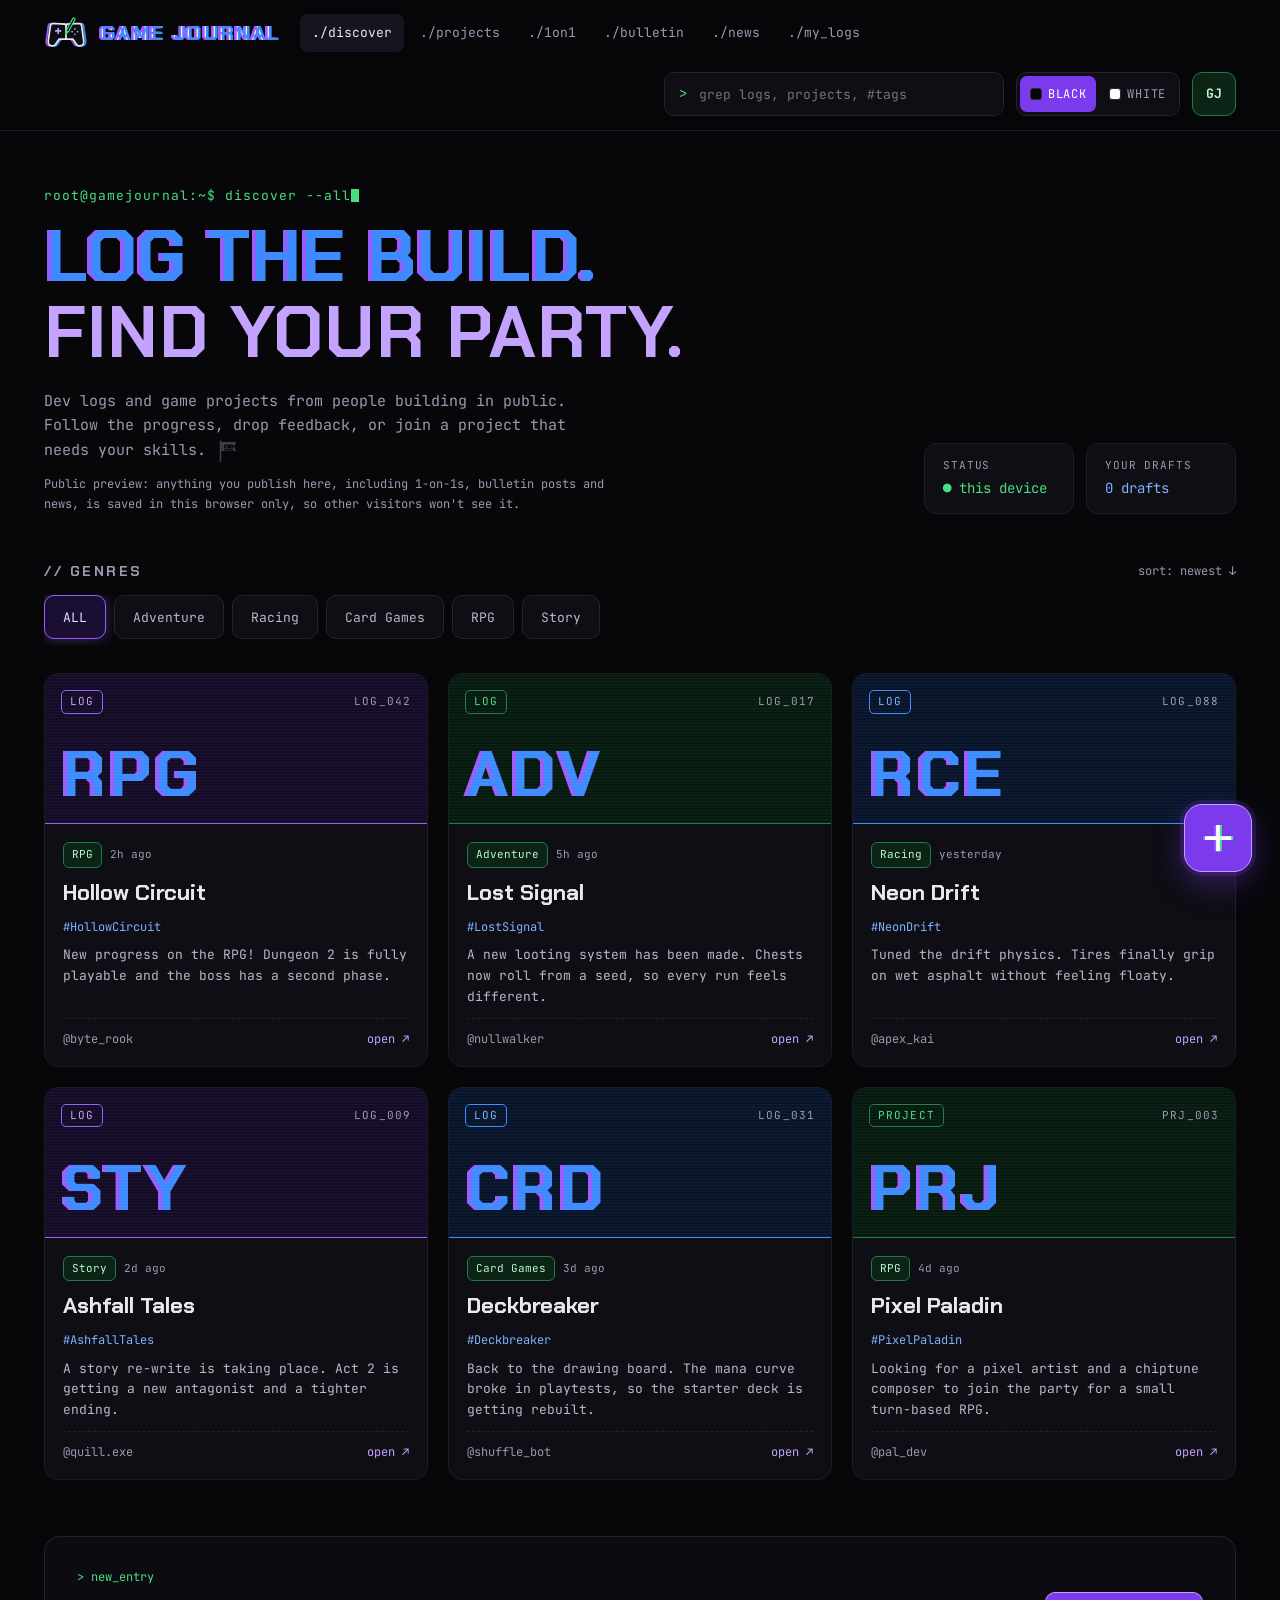
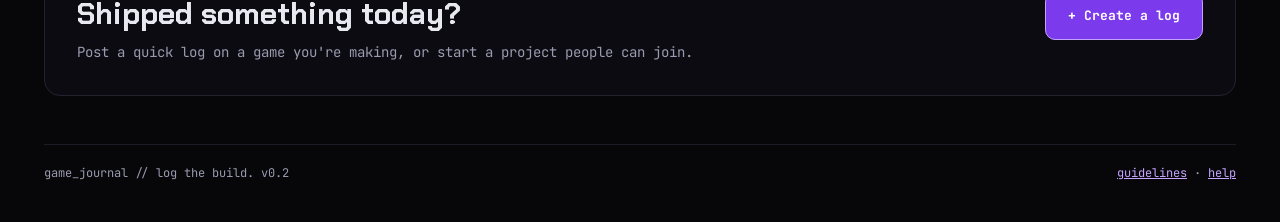
<file: index.html>
<!doctype html>
<html lang="en">
<head>
<meta charset="utf-8">
<meta name="viewport" content="width=device-width,initial-scale=1,viewport-fit=cover">
<style>:root{color-scheme:light;padding-top:env(safe-area-inset-top,0px);padding-bottom:env(safe-area-inset-bottom,0px)}body{margin:0;font:14px/1.4 system-ui,-apple-system,Segoe UI,Roboto,sans-serif}img{max-width:100%}[hidden]{display:none!important}</style>
</head>
<body>
<title>Game Journal</title>
<meta name="claude:viewport-fit-sides" content="cover">
<link rel="preconnect" href="https://fonts.googleapis.com">
<link rel="stylesheet" href="https://fonts.googleapis.com/css2?family=Chakra+Petch:wght@500;600;700&family=JetBrains+Mono:wght@400;500;700&display=swap">
<style>
/* Layout: two independent views behind hash routes. OUTPUT = existing discover feed (unchanged design). INPUT = Project Formatter, opened from the + button. */
:root{
  color-scheme:dark;
  --bg:#07070A; --panel:#0E0E14; --panel2:#0B0B11; --line:#1C1C27; --line2:#23232F; --line3:#2A2A38;
  --fg:#E8E8F0; --muted:#9A9AB0; --soft:#B8B8CC; --faint:#6E6E84;
  --violet:#7C3AED; --violet-ink:#C4A3FF; --violet-hi:#E9DDFF; --violet-line:#9B5CFF; --violet-bg:#1A0F33;
  --blue:#3D8BFF; --blue-ink:#7FB2FF; --blue-bg:#08142A;
  --green:#4ADE80; --green-line:#1F7A4D; --green-bg:#0B2416; --green-ink:#BBF7D0;
  --red:#FF8A8A; --red-bg:#2A0E12; --red-line:#7A2A33;
  --hdr:rgba(7,7,10,.92); --hover:#15151F; --dash:#2F2F40; --scanline:rgba(255,255,255,.04);
  --pp-bg:#140B26; --pp-ink:#C4A3FF; --pp-line:#9B5CFF;
  --pb-bg:#08142A; --pb-ink:#7FB2FF; --pb-line:#3D8BFF;
  --pg-bg:#071A10; --pg-ink:#4ADE80; --pg-line:#1F7A4D;
  --display:'Chakra Petch',system-ui,sans-serif;
  --mono:'JetBrains Mono',ui-monospace,SFMono-Regular,Menlo,monospace;
}
/* White glitch palette: same structure, light ground, glitch layers kept */
:root[data-gj="white"]{
  color-scheme:light;
  --bg:#F6F6F9; --panel:#FFFFFF; --panel2:#EFEFF4; --line:#E0E0E8; --line2:#D2D2DE; --line3:#C2C2D0;
  --fg:#0A0A12; --muted:#55556A; --soft:#33334A; --faint:#85859B;
  --violet:#7C3AED; --violet-ink:#6D28D9; --violet-hi:#4C1D95; --violet-line:#8B5CF6; --violet-bg:#EFE6FF;
  --blue:#2563EB; --blue-ink:#1D4ED8; --blue-bg:#E6EEFF;
  --green:#15803D; --green-line:#22C55E; --green-bg:#DCFCE7; --green-ink:#14532D;
  --red:#B91C1C; --red-bg:#FEE2E2; --red-line:#F87171;
  --hdr:rgba(246,246,249,.92); --hover:#E9E9F1; --dash:#B9B9CA; --scanline:rgba(0,0,0,.035);
  --pp-bg:#F1E9FF; --pp-ink:#6D28D9; --pp-line:#8B5CF6;
  --pb-bg:#E7EFFF; --pb-ink:#1D4ED8; --pb-line:#3B82F6;
  --pg-bg:#E2F8E9; --pg-ink:#15803D; --pg-line:#22C55E;
}
.themesw{flex:none;display:inline-flex;padding:3px;gap:3px;border:1px solid var(--line2);border-radius:10px;background:var(--panel)}
.themesw button{min-height:36px;padding:0 10px;border:0;border-radius:7px;background:transparent;color:var(--muted);font-size:12px;letter-spacing:.06em;cursor:pointer;display:inline-flex;align-items:center;gap:6px}
.themesw button i{width:12px;height:12px;border-radius:3px;border:1px solid var(--line3);display:block}
.themesw button[aria-pressed="true"]{background:var(--violet);color:#fff}
@keyframes swap{0%{transform:none}25%{transform:translate(-4px,0);clip-path:inset(10% 0 30% 0)}50%{transform:translate(4px,0);clip-path:inset(40% 0 5% 0)}75%{transform:translate(-2px,0);clip-path:none}100%{transform:none}}
body.gj-swap main{animation:swap .32s steps(1)}
*{box-sizing:border-box}
html,body{background:var(--bg)}
body{color:var(--fg);font-family:var(--mono);font-size:14px}
body::before{content:"";position:fixed;inset:0 0 auto;height:env(safe-area-inset-top,0px);z-index:10;background:var(--bg)}
a{color:var(--violet-ink)}a:hover{color:var(--violet-hi)}
button{font-family:inherit}
:focus-visible{outline:2px solid var(--green);outline-offset:3px}
.sr{position:absolute;width:1px;height:1px;overflow:hidden;clip:rect(0 0 0 0);white-space:nowrap}
.wrap{max-width:1240px;margin:0 auto;padding-left:max(24px,env(safe-area-inset-left,0px));padding-right:max(24px,env(safe-area-inset-right,0px))}
@media (max-width:600px){.wrap{padding-left:max(16px,env(safe-area-inset-left,0px));padding-right:max(16px,env(safe-area-inset-right,0px))}}

/* glitch */
.gl{position:relative;display:inline-block}
.gl .l1,.gl .l2{position:absolute;inset:0;pointer-events:none}
.gl .l1{color:var(--violet-line);transform:translate(-2px,0);animation:g1 2.6s infinite steps(1)}
.gl .l2{color:var(--blue);transform:translate(2px,0);animation:g2 2.6s infinite steps(1)}
.gl .l0{position:relative}
@keyframes g1{0%{clip-path:inset(0 0 85% 0)}12%{clip-path:inset(40% 0 35% 0);transform:translate(-3px,1px)}24%{clip-path:inset(80% 0 2% 0)}36%{clip-path:inset(10% 0 70% 0);transform:translate(-1px,0)}48%,100%{clip-path:inset(100% 0 0 0)}}
@keyframes g2{0%{clip-path:inset(70% 0 10% 0)}10%{clip-path:inset(20% 0 60% 0);transform:translate(3px,-1px)}22%{clip-path:inset(55% 0 25% 0)}34%{clip-path:inset(0 0 90% 0);transform:translate(2px,0)}46%,100%{clip-path:inset(100% 0 0 0)}}
.wm{position:relative}
.wm::before,.wm::after{content:attr(data-text);position:absolute;left:0;top:0;width:100%;overflow:hidden}
.wm::before{color:var(--violet-line);transform:translate(-2px,0);animation:g1 3.2s infinite steps(1)}
.wm::after{color:var(--blue);transform:translate(2px,0);animation:g2 3.2s infinite steps(1)}
.caret{display:inline-block;width:.55em;height:1em;background:var(--green);vertical-align:-.12em;animation:blink 1s steps(1) infinite}
@keyframes blink{50%{opacity:0}}
.scan{position:relative;overflow:hidden}
.scan::after{content:"";position:absolute;inset:0;background:repeating-linear-gradient(0deg,var(--scanline) 0 1px,transparent 1px 3px);pointer-events:none}
@media (prefers-reduced-motion:reduce){body.gj-swap main{animation:none}.gl .l1,.gl .l2,.wm::before,.wm::after,.caret{animation:none}.wm::before,.wm::after{display:none}}

/* header */
.top{position:sticky;top:env(safe-area-inset-top,0px);z-index:5;background:var(--hdr);border-bottom:1px solid var(--line);backdrop-filter:blur(8px)}
.top .wrap{padding-block:14px;display:flex;flex-wrap:wrap;align-items:center;gap:20px}
.brand{display:flex;align-items:center;gap:12px;text-decoration:none;color:var(--fg)}
.brand .wm{font-family:var(--display);font-weight:700;font-size:20px;letter-spacing:.12em}
.nav{display:flex;gap:4px;flex-wrap:wrap}
.nav a{padding:10px 14px;border-radius:8px;color:var(--muted);text-decoration:none;font-size:13px}
.nav a[aria-current="page"]{background:var(--hover);color:var(--fg)}
.nav a:hover{color:var(--fg)}
.search{flex:1 1 420px;display:flex;justify-content:flex-end;align-items:center;gap:12px;min-width:0}
.search label{flex:0 1 340px;min-width:0;display:flex;align-items:center;gap:10px;padding:0 14px;height:44px;border:1px solid var(--line2);border-radius:10px;background:var(--panel)}
.search input{flex:1;min-width:0;background:transparent;border:0;outline:none;color:var(--fg);font-family:inherit;font-size:13px}
.avatar{width:44px;height:44px;flex:none;border-radius:10px;border:1px solid var(--green-line);background:var(--green-bg);color:var(--green-ink);font-weight:700;font-size:13px;display:grid;place-items:center}

/* OUTPUT: discover */
main.feed{padding-block:56px 40px}
.hero{display:flex;flex-wrap:wrap;gap:32px;align-items:flex-end;justify-content:space-between}
.hero h1{margin:0;font-family:var(--display);font-size:clamp(44px,8vw,72px);line-height:1;font-weight:700;letter-spacing:.01em;text-wrap:balance}
.prompt{margin:0 0 16px;font-size:13px;color:var(--green);letter-spacing:.08em;overflow-wrap:anywhere}
.stat{padding:14px 18px;border:1px solid var(--line);border-radius:12px;background:var(--panel);min-width:150px}
.stat .k{font-size:11px;color:var(--muted);letter-spacing:.08em}
.stat .v{margin-top:6px;font-size:14px}
.pills{margin-top:14px;display:flex;gap:8px;overflow-x:auto;padding-bottom:6px}
.pill{flex:none;height:44px;padding:0 18px;border-radius:10px;font-size:13px;cursor:pointer;border:1px solid var(--line2);background:var(--panel);color:var(--soft)}
.pill[aria-pressed="true"]{border-color:var(--violet-line);background:var(--violet-bg);color:var(--violet-hi);box-shadow:0 0 14px rgba(155,92,255,.35)}
.grid{display:grid;grid-template-columns:repeat(auto-fill,minmax(min(300px,100%),1fr));gap:20px}
.card{display:flex;flex-direction:column;text-decoration:none;color:var(--fg);background:var(--panel);border:1px solid var(--line);border-radius:14px;overflow:hidden;transition:transform .15s ease,border-color .15s ease}
.card:hover{transform:translateY(-3px);border-color:var(--violet-line)}
.card .art{height:150px;padding:16px;display:flex;flex-direction:column;justify-content:space-between}
.card .meta{display:flex;justify-content:space-between;align-items:center;font-size:11px;letter-spacing:.1em}
.card .kind{padding:3px 8px;border-radius:5px;border:1px solid}
.card .code{font-family:var(--display);font-weight:700;font-size:64px;line-height:1;letter-spacing:.06em}
.card .body{padding:18px;display:flex;flex-direction:column;gap:10px;flex:1}
.card h3{margin:0;font-family:var(--display);font-size:22px;font-weight:700;overflow-wrap:anywhere}
.card .tag{font-size:12px;color:var(--blue-ink);overflow-wrap:anywhere}
.card p{margin:0;font-size:13px;line-height:1.6;color:var(--soft);overflow-wrap:anywhere}
.card .foot{margin-top:auto;padding-top:12px;border-top:1px dashed var(--line2);display:flex;justify-content:space-between;font-size:12px;color:var(--muted)}
.chip-g{padding:4px 8px;border-radius:6px;background:var(--green-bg);color:var(--green-ink);border:1px solid var(--green-line)}
.empty{padding:40px;border:1px dashed var(--line3);border-radius:14px;color:var(--muted);text-align:center;line-height:1.7}
.cta{margin-top:56px;padding:32px;border:1px solid var(--line2);border-radius:16px;background:var(--panel2);display:flex;flex-wrap:wrap;gap:20px;align-items:center;justify-content:space-between}
.btn{display:inline-flex;align-items:center;justify-content:center;gap:10px;min-height:44px;padding:0 18px;border-radius:10px;font-size:13px;cursor:pointer;text-decoration:none;border:1px solid var(--line3);background:var(--panel);color:var(--fg)}
.btn.primary{border-color:var(--violet-ink);background:var(--violet);color:#fff;font-weight:700}
.btn.primary:hover{background:#8B4BFF;color:#fff}
.btn[disabled]{opacity:.55;cursor:not-allowed}
.btn.ghost{background:transparent}
.btn.danger{border-color:var(--red-line);color:var(--red)}
footer.site{margin-top:48px;padding-top:20px;border-top:1px solid var(--line);display:flex;flex-wrap:wrap;justify-content:space-between;gap:12px;font-size:12px;color:var(--muted)}

/* drafts list (my logs) */
.drafts{margin-top:28px;display:flex;flex-direction:column;gap:10px}
.draft{display:flex;flex-wrap:wrap;gap:12px;align-items:center;justify-content:space-between;padding:14px 16px;border:1px solid var(--line2);border-radius:12px;background:var(--panel2)}
.draft .t{font-family:var(--display);font-size:18px;font-weight:700;overflow-wrap:anywhere}
.draft .s{font-size:12px;color:var(--muted)}

/* FAB */
.fabzone{position:fixed;right:calc(28px + env(safe-area-inset-right,0px));bottom:calc(28px + env(safe-area-inset-bottom,0px));z-index:6;display:flex;flex-direction:column;align-items:flex-end;gap:12px}
.fab{width:68px;height:68px;border-radius:18px;border:1px solid var(--violet-ink);background:var(--violet);color:#fff;cursor:pointer;display:grid;place-items:center;box-shadow:0 0 0 4px rgba(124,58,237,.18),0 12px 30px rgba(124,58,237,.35)}
.fab:hover{background:#8B4BFF}
.fab .l0{transition:transform .2s ease}
.fab[aria-expanded="true"] .l0{transform:rotate(45deg)}
.menu{width:300px;max-width:calc(100vw - 32px);background:var(--panel);border:1px solid var(--line3);border-radius:14px;padding:8px;box-shadow:0 20px 50px rgba(0,0,0,.6)}
.menu .h{padding:8px 12px;font-size:11px;letter-spacing:.12em;color:var(--muted)}
.menu a{display:flex;gap:12px;align-items:flex-start;padding:12px;border-radius:10px;color:var(--fg);text-decoration:none}
.menu a:hover{background:var(--hover)}
.menu .ic{flex:none;width:36px;height:36px;border-radius:8px;display:grid;place-items:center}
.menu b{display:block;font-size:14px}
.menu small{display:block;font-size:12px;color:var(--muted);margin-top:2px}

/* INPUT: formatter */
.fhead{border-bottom:1px solid var(--line)}
.fhead .wrap{padding-block:14px;display:flex;flex-wrap:wrap;align-items:center;justify-content:space-between;gap:16px}
.fhead .vis{font-size:12px;color:var(--muted)}
.fmain{padding-block:44px 120px}
.fmain h1{margin:12px 0 0;font-family:var(--display);font-size:clamp(40px,7vw,56px);line-height:1;font-weight:700}
.seg{margin-top:28px;display:inline-flex;padding:4px;border:1px solid var(--line2);border-radius:12px;background:var(--panel);gap:4px;flex-wrap:wrap}
.seg button{min-height:44px;padding:0 18px;border-radius:9px;border:0;font-size:13px;cursor:pointer;background:transparent;color:var(--soft)}
.seg button[aria-pressed="true"]{background:var(--violet);color:#fff;font-weight:700}
.cols{margin-top:32px;display:flex;flex-wrap:wrap;gap:32px;align-items:flex-start}
form.fmt{flex:999 1 560px;min-width:0;display:flex;flex-direction:column;gap:28px}
fieldset{border:1px solid var(--line);border-radius:14px;padding:22px;margin:0;display:flex;flex-direction:column;gap:20px;min-width:0}
legend{padding:0 8px;font-family:var(--display);font-size:13px;letter-spacing:.18em;color:var(--muted)}
.lbl{display:block;font-size:12px;letter-spacing:.08em;color:var(--soft);margin-bottom:8px}
.fld{width:100%;background:var(--panel);border:1px solid var(--line2);border-radius:10px;color:var(--fg);font-family:inherit;font-size:14px;padding:12px 14px;outline:none;min-height:48px}
textarea.fld{resize:vertical;line-height:1.6}
.fld:focus{border-color:var(--violet-line);box-shadow:0 0 0 3px rgba(155,92,255,.25)}
.fld::placeholder{color:var(--faint)}
.fld[aria-invalid="true"]{border-color:var(--red-line)}
.hint{margin:6px 0 0;font-size:12px;color:var(--muted);display:flex;justify-content:space-between;gap:12px}
.hint .n{font-variant-numeric:tabular-nums;flex:none}
.err{margin:6px 0 0;font-size:12px;color:var(--red)}
.chips{display:flex;flex-wrap:wrap;gap:8px}
.chip{min-height:44px;padding:0 16px;border-radius:10px;font-size:13px;cursor:pointer;border:1px solid var(--line2);background:var(--panel);color:var(--soft)}
.chip[aria-pressed="true"]{border-color:var(--violet-line);background:var(--violet-bg);color:var(--violet-hi)}
.chip.role[aria-pressed="true"]{border-color:var(--green-line);background:var(--green-bg);color:var(--green-ink)}
.row{display:flex;gap:8px;align-items:flex-start}
.row .fld{flex:1;min-width:0}
.idx{flex:none;width:32px;min-height:48px;display:grid;place-items:center;color:var(--green);font-size:12px}
.iconbtn{flex:none;width:48px;height:48px;border-radius:10px;border:1px solid var(--line2);background:var(--panel);color:var(--muted);cursor:pointer;display:grid;place-items:center}
.iconbtn:hover{color:var(--red);border-color:var(--red-line)}
.list{display:flex;flex-direction:column;gap:8px}
.tl .row .fld.date{flex:0 0 150px}
@media (max-width:560px){.tl .row{flex-wrap:wrap}.tl .row .fld.date{flex:1 1 100%}}
.swatches{display:flex;flex-wrap:wrap;gap:8px}
.sw{min-height:44px;padding:0 14px 0 8px;border-radius:10px;border:1px solid var(--line2);background:var(--panel);color:var(--soft);display:inline-flex;align-items:center;gap:10px;font-size:13px;cursor:pointer}
.sw i{width:26px;height:26px;border-radius:7px;border:1px solid var(--line3);display:block}
.sw[aria-pressed="true"]{border-color:var(--violet-line);color:var(--violet-hi);box-shadow:0 0 0 2px rgba(155,92,255,.3)}
.drop{border:1px dashed var(--dash);border-radius:12px;padding:22px;display:flex;flex-wrap:wrap;align-items:center;justify-content:space-between;gap:16px;background:var(--panel2)}
.drop.over{border-color:var(--violet-line);background:var(--violet-bg)}
.drop img{width:120px;height:80px;object-fit:cover;border-radius:8px;border:1px solid var(--line3)}
.summary{padding:14px 16px;border:1px solid var(--red-line);background:var(--red-bg);border-radius:12px;color:var(--red);font-size:13px;line-height:1.6}
.summary ul{margin:6px 0 0;padding-left:18px}
.summary a{color:var(--red)}
.actions{display:flex;flex-wrap:wrap;gap:10px;align-items:center}
.status{font-size:12px;color:var(--muted)}
aside.prev{flex:1 1 340px;min-width:0;position:sticky;top:calc(24px + env(safe-area-inset-top,0px));display:flex;flex-direction:column;gap:16px}
.prevbox{padding:16px;border:1px solid var(--line2);border-radius:14px;background:var(--panel2);font-size:12px;line-height:1.7;color:var(--muted)}
.prevbox h4{margin:0 0 6px;font-family:var(--display);font-size:13px;letter-spacing:.14em;color:var(--muted);font-weight:600}
.prevbox ol,.prevbox ul{margin:4px 0 0;padding-left:18px;color:var(--soft)}
.ok{color:var(--green)}
.map{width:100%;border-collapse:collapse;font-size:12px}
.map td{padding:4px 0;border-bottom:1px dashed var(--line2);vertical-align:top}
.map td:last-child{text-align:right;color:var(--soft)}

/* boards: news, bulletin, 1-on-1 */
.lede{margin:20px 0 0;max-width:600px;font-size:15px;line-height:1.6;color:var(--muted)}
.fmain .lede{margin-top:16px}
.extag{font-size:10px;letter-spacing:.12em;padding:2px 6px;border:1px dashed var(--line3);border-radius:4px;color:var(--muted)}
.news{margin-top:28px;border-top:1px solid var(--line)}
.nrow{display:grid;grid-template-columns:130px minmax(0,1fr);gap:24px;padding-block:22px;border-bottom:1px solid var(--line)}
@media (max-width:640px){.nrow{grid-template-columns:1fr;gap:8px}}
.ndate{font-size:12px;color:var(--muted);font-variant-numeric:tabular-nums;padding-top:4px}
.nmeta{display:flex;flex-wrap:wrap;gap:8px;align-items:center;font-size:11px}
.ncat{padding:3px 8px;border-radius:5px;border:1px solid var(--violet-line);color:var(--violet-ink);letter-spacing:.08em}
.nrel{color:var(--blue-ink)}
.nrow h3{margin:10px 0 0;font-family:var(--display);font-size:22px;line-height:1.25;text-wrap:balance;overflow-wrap:anywhere}
.nrow h3 a{color:var(--fg);text-decoration:none}.nrow h3 a:hover{color:var(--violet-ink);text-decoration:underline}
.nrow p{margin:8px 0 0;max-width:68ch;font-size:13px;line-height:1.7;color:var(--soft);overflow-wrap:anywhere}
.nsrc{margin-top:10px;font-size:12px;color:var(--muted)}
.bboard{margin-top:28px;columns:300px;column-gap:20px}
.note{break-inside:avoid;margin:0 0 20px;background:var(--panel);border:1px solid var(--line);border-radius:14px;padding:18px;display:flex;flex-direction:column;gap:12px}
.nhead{display:flex;gap:8px;align-items:center;justify-content:space-between}
.ptype{font-size:11px;letter-spacing:.12em;padding:3px 8px;border-radius:5px;border:1px solid var(--line3);color:var(--soft)}
.t-shoutout{border-color:var(--green-line);color:var(--green);background:var(--green-bg)}
.t-feedback{border-color:var(--blue);color:var(--blue-ink);background:var(--blue-bg)}
.t-spotted{border-color:var(--violet-line);color:var(--violet-ink);background:var(--violet-bg)}
.re{font-size:12px;color:var(--muted);overflow-wrap:anywhere}.re span{color:var(--blue-ink)}.re .seen,.re .seen a{color:var(--fg)}
.note p{margin:0;font-size:14px;line-height:1.65;color:var(--soft);overflow-wrap:anywhere}
.nfoot{display:flex;justify-content:space-between;align-items:center;gap:12px;padding-top:12px;border-top:1px dashed var(--line2);font-size:12px;color:var(--muted)}
.plus{flex:none;min-height:44px;min-width:56px;padding:0 12px;border-radius:8px;border:1px solid var(--line2);background:transparent;color:var(--muted);font-size:12px;cursor:pointer}
.plus[aria-pressed="true"]{border-color:var(--violet-line);color:var(--violet-ink);background:var(--violet-bg)}
.duel{display:flex;flex-direction:column;background:var(--panel);border:1px solid var(--line);border-radius:14px;overflow:hidden}
.vs{display:grid;grid-template-columns:minmax(0,1fr) auto minmax(0,1fr);align-items:center;gap:12px;padding:20px 18px;background:var(--panel2);border-bottom:1px solid var(--line)}
.vs .k{font-size:10px;letter-spacing:.14em;color:var(--muted)}
.vs .hn{margin-top:4px;font-family:var(--display);font-weight:700;font-size:18px;overflow-wrap:anywhere}
.vs .hn.open{color:var(--green)}
.vs .r{text-align:right}
.vs .x{font-family:var(--display);font-weight:700;font-size:34px;line-height:1;color:var(--violet-ink);letter-spacing:.04em}
.dbody{padding:18px;display:flex;flex-direction:column;gap:12px;flex:1}
.dtop{display:flex;flex-wrap:wrap;gap:8px;align-items:center;font-size:11px}
.st{padding:3px 8px;border-radius:5px;letter-spacing:.1em;border:1px solid var(--line3);color:var(--muted)}
.st-open{color:var(--green);border-color:var(--green-line);background:var(--green-bg)}
.st-accepted{color:var(--blue-ink);border-color:var(--blue);background:var(--blue-bg)}
.dkind{color:var(--soft)}
.duel h3{margin:0;font-family:var(--display);font-size:22px;overflow-wrap:anywhere}
.dl{display:grid;grid-template-columns:auto minmax(0,1fr);gap:6px 14px;margin:0;font-size:12px}
.dl dt{color:var(--muted);letter-spacing:.08em}.dl dd{margin:0;color:var(--fg);font-variant-numeric:tabular-nums}
.duel p{margin:0;font-size:13px;line-height:1.6;color:var(--soft);overflow-wrap:anywhere}
.duel .err{color:var(--red)}
.duel .actions{margin-top:auto;padding-top:12px;border-top:1px dashed var(--line2)}
.acc{display:flex;flex-wrap:wrap;gap:8px;width:100%}.acc .fld{flex:1 1 160px;min-width:0}
.nav a{padding:10px 12px}

/* review queue (admins) */
.rvq{margin-top:28px;display:flex;flex-direction:column;gap:16px}
.rv{background:var(--panel);border:1px solid var(--line);border-radius:14px;padding:20px;display:flex;flex-direction:column;gap:14px}
.rvtop{display:flex;flex-wrap:wrap;gap:10px;align-items:center;font-size:12px;color:var(--muted)}
.rvk{padding:3px 8px;border-radius:5px;border:1px solid var(--blue);color:var(--blue-ink);background:var(--blue-bg);font-size:11px;letter-spacing:.1em}
.rv h3{margin:0;font-family:var(--display);font-size:22px;overflow-wrap:anywhere}
.rvd{display:grid;grid-template-columns:150px minmax(0,1fr);gap:8px 16px;margin:0;font-size:13px}
@media (max-width:560px){.rvd{grid-template-columns:1fr;gap:2px}.rvd dd{margin-bottom:8px}}
.rvd dt{color:var(--muted);font-size:11px;letter-spacing:.1em;padding-top:2px}
.rvd dd{margin:0;color:var(--fg);line-height:1.6;overflow-wrap:anywhere;white-space:pre-wrap}
.rvd ul{margin:0;padding-left:18px;white-space:normal}
.rvd img{max-width:min(260px,100%);border-radius:8px;border:1px solid var(--line3)}
.rv .actions{padding-top:14px;border-top:1px dashed var(--line2)}
.rvnote{display:flex;flex-wrap:wrap;gap:8px;width:100%}.rvnote .fld{flex:1 1 220px;min-width:0}
.demo{margin-top:20px;padding:12px 14px;border:1px dashed var(--line3);border-radius:10px;font-size:12px;line-height:1.6;color:var(--muted);max-width:720px}

/* hidden flag */
.jolly{display:inline-grid;place-items:center;width:28px;height:28px;padding:0;border:0;background:transparent;color:var(--muted);opacity:.38;cursor:pointer;vertical-align:middle;transition:opacity .2s ease,transform .2s ease}
.jolly:hover,.jolly:focus-visible{opacity:1;transform:rotate(-8deg) scale(1.15);color:var(--fg)}
.jolly svg{display:block}
.jolly.float{position:absolute;z-index:2}

/* toast */
.toast{position:fixed;left:50%;transform:translateX(-50%);bottom:calc(24px + env(safe-area-inset-bottom,0px));z-index:20;max-width:calc(100vw - 32px);padding:14px 18px;border-radius:12px;font-size:13px;border:1px solid var(--green-line);background:var(--green-bg);color:var(--green-ink);box-shadow:0 20px 50px rgba(0,0,0,.6)}
.toast.bad{border-color:var(--red-line);background:var(--red-bg);color:var(--red)}
</style>

<header class="top">
  <div class="wrap">
    <a href="#discover" class="brand" aria-label="Game Journal home">
      <span class="gl" style="width:44px;height:34px" aria-hidden="true">
        <svg class="l1" viewBox="0 -10 120 100" width="44" height="34" fill="none" stroke="currentColor" stroke-width="5" stroke-linejoin="round"><path d="M14 20 Q14 12 22 12 L56 14 L60 18 L64 14 L98 12 Q106 12 106 20 L112 62 Q114 78 100 78 Q92 78 86 66 L80 58 L40 58 L34 66 Q28 78 20 78 Q6 78 8 62 Z"/></svg>
        <svg class="l2" viewBox="0 -10 120 100" width="44" height="34" fill="none" stroke="currentColor" stroke-width="5" stroke-linejoin="round"><path d="M14 20 Q14 12 22 12 L56 14 L60 18 L64 14 L98 12 Q106 12 106 20 L112 62 Q114 78 100 78 Q92 78 86 66 L80 58 L40 58 L34 66 Q28 78 20 78 Q6 78 8 62 Z"/></svg>
        <svg class="l0" viewBox="0 -10 120 100" width="44" height="34" fill="none" style="stroke:var(--fg)" stroke-width="5" stroke-linejoin="round" stroke-linecap="round"><path d="M14 20 Q14 12 22 12 L56 14 L60 18 L64 14 L98 12 Q106 12 106 20 L112 62 Q114 78 100 78 Q92 78 86 66 L80 58 L40 58 L34 66 Q28 78 20 78 Q6 78 8 62 Z" style="fill:var(--panel)"/><path d="M60 18 L60 58"/><path d="M30 34 h14 M37 27 v14" stroke="#C4A3FF"/><circle cx="86" cy="28" r="2.5" fill="#7FB2FF" stroke="none"/><circle cx="94" cy="36" r="2.5" fill="#4ADE80" stroke="none"/><circle cx="78" cy="36" r="2.5" fill="#C4A3FF" stroke="none"/><circle cx="86" cy="44" r="2.5" fill="#7FB2FF" stroke="none"/><g transform="rotate(28 66 30)"><rect x="63" y="-8" width="7" height="44" rx="2" style="fill:var(--bg)" stroke="#4ADE80" stroke-width="3.5"/><path d="M63 36 L70 36 L66.5 46 Z" fill="#4ADE80" stroke="#4ADE80" stroke-width="2"/></g></svg>
      </span>
      <span class="wm" data-text="GAME JOURNAL">GAME JOURNAL</span>
    </a>
    <nav class="nav" aria-label="Main">
      <a href="#discover" data-route="discover">./discover</a>
      <a href="#projects" data-route="projects">./projects</a>
      <a href="#one-on-one" data-route="one-on-one">./1on1</a>
      <a href="#bulletin" data-route="bulletin">./bulletin</a>
      <a href="#news" data-route="news">./news</a>
      <a href="#my-logs" data-route="my-logs">./my_logs</a>
      <a href="#review" data-route="review" id="navReview" data-admin-only hidden>./review</a>
    </nav>
    <div class="search">
      <label>
        <span style="color:var(--green)" aria-hidden="true">&gt;</span>
        <span class="sr">Search logs, projects or tags</span>
        <input id="q" type="search" placeholder="grep logs, projects, #tags">
      </label>
      <div class="themesw" role="group" aria-label="Color palette">
        <button type="button" data-gj-set="black" aria-pressed="true"><i style="background:#07070A"></i>BLACK</button>
        <button type="button" data-gj-set="white" aria-pressed="false"><i style="background:#FFFFFF"></i>WHITE</button>
      </div>
      <span class="avatar" id="avatar" aria-label="Your handle">GJ</span>
    </div>
  </div>
</header>

<!-- ============ OUTPUT: existing published-project display ============ -->
<div id="view-feed">
  <main class="feed wrap">
    <section class="hero">
      <div style="flex:1 1 520px;min-width:0">
        <p class="prompt" id="feedPrompt">root@gamejournal:~$ discover --all<span class="caret" aria-hidden="true"></span></p>
        <h1 class="wm" data-text="LOG THE BUILD.">LOG THE BUILD.</h1>
        <h1 style="margin-top:4px;color:var(--violet-ink)">FIND YOUR PARTY.</h1>
        <p style="margin:20px 0 0;max-width:560px;font-size:15px;line-height:1.6;color:var(--muted)">Dev logs and game projects from people building in public. Follow the progress, drop feedback, or join a project that needs your skills.</p>
        <p style="margin:10px 0 0;max-width:560px;font-size:12px;line-height:1.6;color:var(--muted)">Public preview: anything you publish here, including 1-on-1s, bulletin posts and news, is saved in this browser only, so other visitors won't see it.</p>
      </div>
      <div style="display:flex;gap:12px;flex-wrap:wrap">
        <div class="stat"><div class="k">STATUS</div><div class="v" id="netStatus" style="color:var(--green)">● online</div></div>
        <div class="stat"><div class="k">YOUR DRAFTS</div><div class="v" id="draftStat" style="color:var(--blue-ink)">0 saved</div></div>
      </div>
    </section>

    <section style="margin-top:48px" aria-label="Filter by genre">
      <div style="display:flex;align-items:center;justify-content:space-between;gap:16px;flex-wrap:wrap">
        <h2 style="margin:0;font-family:var(--display);font-size:14px;letter-spacing:.18em;color:var(--muted)" id="feedHeading">// GENRES</h2>
        <span style="font-size:12px;color:var(--muted)">sort: newest ↓</span>
      </div>
      <div class="pills" id="pills"></div>
    </section>

    <section style="margin-top:28px" aria-label="Logs and projects">
      <div class="grid" id="grid"></div>
      <div id="mine"></div>
    </section>

    <section class="cta">
      <div style="flex:1 1 420px;min-width:0">
        <div style="font-size:12px;color:var(--green)">&gt; new_entry</div>
        <h2 style="margin:8px 0 0;font-family:var(--display);font-size:30px">Shipped something today?</h2>
        <p style="margin:8px 0 0;font-size:14px;color:var(--muted)">Post a quick log on a game you're making, or start a project people can join.</p>
      </div>
      <a href="#create-log" class="btn primary" style="height:48px;padding:0 22px">+ Create a log</a>
    </section>

    <footer class="site">
      <span>game_journal // log the build. v0.2</span>
      <span><a href="#discover">guidelines</a> · <a href="#discover">help</a></span>
    </footer>
  </main>

</div>

<!-- ============ INPUT: Project Formatter ============ -->
<div id="view-create" hidden>
  <div class="fhead">
    <div class="wrap">
      <a href="#discover" class="btn ghost" style="border:0;padding:0">← back to feed</a>
      <span class="vis" id="visLine">draft · only you can see this</span>
      <div class="actions">
        <button type="button" class="btn" id="saveDraft">Save draft</button>
        <button type="button" class="btn primary" id="publishTop">Publish project</button>
      </div>
    </div>
  </div>

  <main class="fmain wrap">
    <p class="prompt" style="margin:0" id="fPrompt">root@gamejournal:~$ new_entry --type=project<span class="caret" aria-hidden="true"></span></p>
    <h1 class="wm" data-text="+ NEW ENTRY">+ NEW ENTRY</h1>

    <div class="seg" role="group" aria-label="Entry type">
      <button type="button" id="modeLog" aria-pressed="false">Create a log</button>
      <button type="button" id="modeProject" aria-pressed="true">Create a project</button>
    </div>

    <div class="cols">
      <form class="fmt" id="form" novalidate>
        <div class="summary" id="summary" role="alert" tabindex="-1" hidden></div>

        <!-- PROJECT MODE -->
        <div id="projectFields" style="display:flex;flex-direction:column;gap:28px">
          <fieldset>
            <legend>// IDENTITY</legend>
            <div>
              <label class="lbl" for="f-title">PROJECT TITLE *</label>
              <input id="f-title" class="fld" maxlength="80" placeholder="Give your project a name…" autocomplete="off">
              <p class="hint"><span>Short, memorable and easy to share.</span><span class="n" data-count="f-title">0 / 80</span></p>
              <p class="err" id="e-title" hidden></p>
            </div>
            <div>
              <label class="lbl" for="f-tag">CORE HASHTAG *</label>
              <input id="f-tag" class="fld" maxlength="31" placeholder="#YourProject" autocomplete="off">
              <p class="hint"><span>Letters and numbers only. Leave blank to build one from the title.</span><span class="n" data-count="f-tag">0 / 30</span></p>
              <p class="err" id="e-tag" hidden></p>
            </div>
            <div>
              <label class="lbl" for="f-handle">YOUR HANDLE *</label>
              <input id="f-handle" class="fld" maxlength="24" placeholder="byte_rook" autocomplete="off">
              <p class="hint"><span>Shown as @handle on your feed card. Spaces become _ and other symbols are removed as you type.</span></p>
              <p class="err" id="e-handle" hidden></p>
            </div>
          </fieldset>

          <fieldset>
            <legend>// THE ARGUMENT</legend>
            <div>
              <label class="lbl" for="f-desc">MAIN DESCRIPTION *</label>
              <textarea id="f-desc" class="fld" rows="3" maxlength="240" placeholder="What is it, and why should people care?"></textarea>
              <p class="hint"><span>This is the line that shows on your feed card.</span><span class="n" data-count="f-desc">0 / 240</span></p>
              <p class="err" id="e-desc" hidden></p>
            </div>
            <div>
              <span class="lbl" id="l-demands">DEMANDS &amp; KEY POINTS * · at least one</span>
              <div class="list" id="demands" aria-labelledby="l-demands"></div>
              <p class="err" id="e-demands" hidden></p>
              <div style="margin-top:10px"><button type="button" class="btn" id="addDemand">+ Add point</button></div>
            </div>
          </fieldset>

          <fieldset>
            <legend>// CONTEXT · OPTIONAL</legend>
            <div>
              <label class="lbl" for="f-bg">BACKGROUND</label>
              <textarea id="f-bg" class="fld" rows="4" maxlength="1200" placeholder="How did this start? What has already happened?"></textarea>
              <p class="hint"><span>Kept with the project. Not shown on the feed card.</span><span class="n" data-count="f-bg">0 / 1200</span></p>
            </div>
            <div class="tl">
              <span class="lbl" id="l-tl">TIMELINE</span>
              <div class="list" id="timeline" aria-labelledby="l-tl"></div>
              <div style="margin-top:10px"><button type="button" class="btn" id="addMilestone">+ Add milestone</button></div>
            </div>
            <div>
              <span class="lbl">LOOKING FOR</span>
              <div class="chips" id="roles"></div>
            </div>
          </fieldset>
        </div>

        <!-- LOG MODE -->
        <fieldset id="logFields" hidden>
          <legend>// LOG</legend>
          <div>
            <label class="lbl" for="f-proj">PROJECT *</label>
            <select id="f-proj" class="fld"></select>
            <p class="hint"><span>Logs attach to a project on the feed.</span></p>
          </div>
          <div>
            <label class="lbl" for="f-head">LOG HEADLINE *</label>
            <input id="f-head" class="fld" maxlength="80" placeholder="New progress on the RPG!" autocomplete="off">
            <p class="hint"><span>One line on what changed.</span><span class="n" data-count="f-head">0 / 80</span></p>
            <p class="err" id="e-head" hidden></p>
          </div>
          <div>
            <label class="lbl" for="f-lbody">WHAT DID YOU BUILD? *</label>
            <textarea id="f-lbody" class="fld" rows="5" maxlength="800" placeholder="Dungeon 2 is fully playable…"></textarea>
            <p class="hint"><span>Shows under the headline on the card.</span><span class="n" data-count="f-lbody">0 / 800</span></p>
            <p class="err" id="e-lbody" hidden></p>
          </div>
          <div>
            <label class="lbl" for="f-lhandle">YOUR HANDLE *</label>
            <input id="f-lhandle" class="fld" maxlength="24" placeholder="byte_rook" autocomplete="off">
            <p class="err" id="e-lhandle" hidden></p>
          </div>
          <div>
            <span class="lbl">UPDATE TYPE</span>
            <div class="chips" id="utypes"></div>
          </div>
        </fieldset>

        <fieldset>
          <legend>// LOOK</legend>
          <div>
            <span class="lbl" id="l-genre">GENRE *</span>
            <div class="chips" id="genres" role="group" aria-labelledby="l-genre"></div>
            <p class="err" id="e-genre" hidden></p>
          </div>
          <div id="colorBlock">
            <span class="lbl" id="l-c1">PRIMARY COLOR</span>
            <div class="swatches" id="c1" role="group" aria-labelledby="l-c1"></div>
            <span class="lbl" id="l-c2" style="margin-top:16px">SECONDARY COLOR</span>
            <div class="swatches" id="c2" role="group" aria-labelledby="l-c2"></div>
            <p class="hint"><span id="paletteNote"></span></p>
          </div>
          <div>
            <span class="lbl">PROJECT IMAGE · OPTIONAL</span>
            <div class="drop" id="drop">
              <div style="display:flex;gap:14px;align-items:center;min-width:0">
                <img id="imgPrev" alt="Uploaded project image" hidden>
                <div style="min-width:0">
                  <div id="imgName" style="font-size:14px;overflow-wrap:anywhere">Drop an image here, or browse</div>
                  <div style="margin-top:4px;font-size:12px;color:var(--muted)">PNG, JPG, GIF or WebP · resized to 800px · kept with the project</div>
                </div>
              </div>
              <div class="actions">
                <button type="button" class="btn" id="imgClear" hidden>Remove</button>
                <label class="btn" style="border-color:var(--blue);background:var(--blue-bg);color:var(--blue-ink)">Choose file<input id="f-img" type="file" accept="image/png,image/jpeg,image/gif,image/webp" class="sr"></label>
              </div>
            </div>
          </div>
        </fieldset>

        <div class="actions">
          <button type="submit" class="btn primary" id="publish">Publish project</button>
          <button type="button" class="btn" id="saveDraft2">Save draft</button>
          <button type="button" class="btn ghost" id="discard">Clear form</button>
          <span class="status" id="fstatus" role="status">Nothing goes live until you publish.</span>
        </div>
      </form>

      <aside class="prev" aria-label="Private review">
        <div class="prevbox">
          <h4>// REVIEW · PRIVATE</h4>
          <div>Only you see this. It checks what you entered; it is not the public card.</div>
          <div id="checklist" style="margin-top:10px"></div>
        </div>
        <div class="prevbox">
          <h4>// WHAT THE FEED WILL SHOW</h4>
          <table class="map"><tbody id="mapping"></tbody></table>
          <div style="margin-top:10px" id="keptNote"></div>
        </div>
        <div class="prevbox" id="pointsBox">
          <h4>// YOUR POINTS</h4>
          <ol id="pointsList"></ol>
        </div>
      </aside>
    </div>
  </main>
</div>

<!-- ============ OUTPUT boards + INPUT forms for news, bulletin, 1-on-1 ============ -->
<div id="view-news" class="xview" hidden></div>
<div id="view-bulletin" class="xview" hidden></div>
<div id="view-1on1" class="xview" hidden></div>
<div id="view-xform" class="xview" hidden></div>
<div id="view-review" class="xview" hidden></div>

  <div class="fabzone" id="fabzone">
    <div class="menu" id="menu" hidden>
      <div class="h">CREATE</div>
      <a href="#create-log">
        <span class="ic" style="background:var(--violet-bg);border:1px solid var(--violet-line);color:var(--violet-ink)" aria-hidden="true"><svg width="18" height="18" viewBox="0 0 24 24" fill="none" stroke="currentColor" stroke-width="2" stroke-linecap="round"><path d="M4 4h12a2 2 0 0 1 2 2v14H6a2 2 0 0 1-2-2z"/><path d="M8 8h6M8 12h4"/><path d="M20 3l-6 6"/></svg></span>
        <span><b>New log</b><small>Post progress on a game</small></span>
      </a>
      <a href="#create">
        <span class="ic" style="background:var(--blue-bg);border:1px solid var(--blue);color:var(--blue-ink)" aria-hidden="true"><svg width="18" height="18" viewBox="0 0 24 24" fill="none" stroke="currentColor" stroke-width="2" stroke-linecap="round"><rect x="3" y="7" width="18" height="11" rx="4"/><path d="M8 10v5M5.5 12.5h5"/><circle cx="16" cy="11" r="1"/><circle cx="18" cy="14" r="1"/></svg></span>
        <span><b>New project</b><small>Start something people can join</small></span>
      </a>
      <a href="#new-1on1">
        <span class="ic" style="background:var(--green-bg);border:1px solid var(--green-line);color:var(--green)" aria-hidden="true"><svg width="18" height="18" viewBox="0 0 24 24" fill="none" stroke="currentColor" stroke-width="2" stroke-linecap="round"><circle cx="7" cy="8" r="3"/><circle cx="17" cy="8" r="3"/><path d="M2 20c0-3 2.2-5 5-5s5 2 5 5M12 20c0-3 2.2-5 5-5s5 2 5 5"/></svg></span>
        <span><b>New 1-on-1</b><small>Match, playtest or feedback session</small></span>
      </a>
      <a href="#new-post">
        <span class="ic" style="background:var(--violet-bg);border:1px solid var(--violet-line);color:var(--violet-ink)" aria-hidden="true"><svg width="18" height="18" viewBox="0 0 24 24" fill="none" stroke="currentColor" stroke-width="2" stroke-linecap="round" stroke-linejoin="round"><path d="M9 3h6l-1 6 3 3H7l3-3z"/><path d="M12 12v9"/></svg></span>
        <span><b>Bulletin post</b><small>About a project or something you saw</small></span>
      </a>
      <a href="#add-news">
        <span class="ic" style="background:var(--blue-bg);border:1px solid var(--blue);color:var(--blue-ink)" aria-hidden="true"><svg width="18" height="18" viewBox="0 0 24 24" fill="none" stroke="currentColor" stroke-width="2" stroke-linecap="round"><rect x="3" y="4" width="18" height="16" rx="2"/><path d="M7 8h10M7 12h6M7 16h8"/></svg></span>
        <span><b>Add news</b><small>Save a story to the news bank</small></span>
      </a>
    </div>
    <button type="button" class="fab" id="fab" aria-label="Create a log or project" aria-expanded="false" aria-controls="menu">
      <span class="gl" style="width:30px;height:30px" aria-hidden="true">
        <svg class="l1" viewBox="0 0 24 24" width="30" height="30" fill="none" stroke="currentColor" stroke-width="3" stroke-linecap="square"><path d="M12 3v18M3 12h18"/></svg>
        <svg class="l2" viewBox="0 0 24 24" width="30" height="30" fill="none" stroke="#4ADE80" stroke-width="3" stroke-linecap="square"><path d="M12 3v18M3 12h18"/></svg>
        <svg class="l0" viewBox="0 0 24 24" width="30" height="30" fill="none" stroke="#FFFFFF" stroke-width="3" stroke-linecap="square"><path d="M12 3v18M3 12h18"/></svg>
      </span>
    </button>
  </div>

<div class="toast" id="toast" role="status" hidden></div>

<script>
/* ===== Data layer: one API, two backends =====
   local: public link. Everything stays in this browser. The owner's own submissions go to a review demo queue.
   db:    organization site. Shared store; every submission waits in pending/<user> until an admin approves it. */
window.GJD = (function(){
  'use strict';
  var MODE = 'local';
  var LABEL = { entries:'Project / log', news:'News', posts:'Bulletin post', duels:'1-on-1' };
  var COLL = { entries:'entries', news:'news', posts:'posts', duels:'duels' };
  var cache = { entries:[], news:[], posts:[], duels:[], acts:{}, plusCounts:{}, plusMine:{}, plus:null, pending:[], mine:[], status:null };
  var subs = {};
  var state = { admin:false, ready:false, off:false, uid:null };
  function emit(k){ (subs[k] || []).forEach(function(cb){ try { cb(cache[k]); } catch(e){ console.error(e); } }); }
  function on(k, cb){ (subs[k] = subs[k] || []).push(cb); try { cb(cache[k]); } catch(e){ console.error(e); } }
  var ls = {
    get:function(k, d){ try { var v = localStorage.getItem(k); return v ? JSON.parse(v) : d; } catch(e){ return d; } },
    set:function(k, v){ try { localStorage.setItem(k, JSON.stringify(v)); return true; } catch(e){ return false; } }
  };
  var isObj = function(o){ return o && typeof o === 'object' && !Array.isArray(o); };
  function titleOf(kind, r){
    if (kind === 'entries') return r.kind === 'LOG' ? (r.headline || r.title) : r.title;
    if (kind === 'news') return r.headline;
    if (kind === 'posts') return r.about === 'project' ? 'Post about ' + (r.project || 'a project') : (r.seenTitle || 'Bulletin post');
    return r.kind + ' · ' + r.game;
  }
  function byOf(r){ return r.author || r.host || ''; }
  function finalize(kind, rec){
    var r = Object.assign({}, rec, { approvedAt:Date.now() });
    if (kind === 'entries') { r.status = 'published'; r.publishedAt = Date.now(); }
    return r;
  }

  /* ---------- local backend ---------- */
  var LK = { entries:'gj.published', news:'gj.x.news', posts:'gj.x.bulletin', duels:'gj.x.duels', pending:'gj.pending', acts:'gj.x.acts', plus:'gj.x.plus' };
  function localLoad(){
    ['entries', 'news', 'posts', 'duels'].forEach(function(k){ var v = ls.get(LK[k], []); cache[k] = Array.isArray(v) ? v : []; });
    var a = ls.get(LK.acts, {}); cache.acts = isObj(a) ? a : {};
    var m = ls.get(LK.plus, {}); cache.plusMine = isObj(m) ? m : {};
    cache.plusCounts = {}; Object.keys(cache.plusMine).forEach(function(id){ if (cache.plusMine[id]) cache.plusCounts[id] = 1; });
    var p = ls.get(LK.pending, []); cache.pending = cache.mine = Array.isArray(p) ? p : [];
  }
  function localPublish(kind, rec){
    var list = ls.get(LK[kind], []); if (!Array.isArray(list)) list = [];
    var i = list.findIndex(function(x){ return x.id === rec.id; });
    if (i > -1) list[i] = rec; else list.unshift(rec);
    if (!ls.set(LK[kind], list)) return Promise.reject({ code:'quota_exceeded' });
    cache[kind] = list; emit(kind); return Promise.resolve();
  }
  function localPending(fn){
    var list = ls.get(LK.pending, []); if (!Array.isArray(list)) list = [];
    list = fn(list);
    if (!ls.set(LK.pending, list)) return Promise.reject({ code:'quota_exceeded' });
    cache.pending = cache.mine = list; emit('pending'); emit('mine'); return Promise.resolve();
  }
  var local = {
    submit:function(kind, rec){
      if (!state.admin) return localPublish(kind, rec).then(function(){ return { pending:false }; });
      var item = { id:rec.id, kind:kind, rec:rec, title:titleOf(kind, rec), by:byOf(rec), at:Date.now(), status:'pending' };
      return localPending(function(l){ l = l.filter(function(x){ return x.id !== rec.id; }); l.unshift(item); return l; }).then(function(){ return { pending:true }; });
    },
    getItem:function(p){ return Promise.resolve({ kind:p.kind, rec:p.rec }); },
    approve:function(p){ return localPublish(p.kind, finalize(p.kind, p.rec)).then(function(){ return localPending(function(l){ return l.filter(function(x){ return x.id !== p.id; }); }); }); },
    reject:function(p, note){ return localPending(function(l){ return l.map(function(x){ return x.id === p.id ? Object.assign({}, x, { status:'rejected', note:note || '' }) : x; }); }); },
    dismiss:function(id){ return localPending(function(l){ return l.filter(function(x){ return x.id !== id; }); }); },
    act:function(id, patch){ cache.acts[id] = Object.assign({}, patch, { at:Date.now() }); if (!ls.set(LK.acts, cache.acts)) return Promise.reject({ code:'quota_exceeded' }); emit('acts'); return Promise.resolve(); },
    togglePlus:function(id){
      var m = Object.assign({}, cache.plusMine); if (m[id]) delete m[id]; else m[id] = true;
      if (!ls.set(LK.plus, m)) return Promise.reject({ code:'quota_exceeded' });
      cache.plusMine = m; cache.plusCounts = {}; Object.keys(m).forEach(function(k){ cache.plusCounts[k] = 1; }); emit('plus'); return Promise.resolve();
    }
  };
  function localInit(){
    localLoad(); state.ready = true;
    if (window.claude && window.claude.use) {
      window.claude.use('user').then(function(u){ return u ? u.isOwner() : false; }).then(function(owner){ state.admin = !!owner; emit('status'); emit('pending'); }).catch(function(){});
    }
  }

  /* ---------- shared (db) backend ---------- */
  var db = null;
  function retry(fn){ return fn().catch(function(e){ if (e && e.code === 'unavailable') return new Promise(function(r){ setTimeout(r, 500 + Math.random() * 700); }).then(fn); throw e; }); }
  function indexList(uid, data){ var items = (data && data.items) || {}; return Object.keys(items).map(function(id){ return Object.assign({ id:id, uid:uid }, items[id]); }).sort(function(a, b){ return b.at - a.at; }); }
  function setIndex(uid, id, meta){
    var ref = db.doc('pending/' + uid);
    return retry(function(){ return ref.get(); }).then(function(s){
      var data = s.exists ? JSON.parse(JSON.stringify(s.data())) : {};
      data.items = data.items || {};
      if (meta === null) delete data.items[id]; else data.items[id] = Object.assign({}, data.items[id] || {}, meta);
      data.updatedAt = Date.now();
      return retry(function(){ return ref.set(data); });
    });
  }
  function need(){ if (!db) return Promise.reject({ code:'offline' }); if (!state.uid) return Promise.reject({ code:'no_id' }); return null; }
  var shared = {
    submit:function(kind, rec){
      var n = need(); if (n) return n;
      var base = 'pending/' + state.uid, at = Date.now();
      return retry(function(){ return db.doc(base + '/items/' + rec.id).set({ kind:kind, rec:rec, at:at }); })
        .then(function(){ return setIndex(state.uid, rec.id, { kind:kind, title:titleOf(kind, rec), by:byOf(rec), at:at, status:'pending', note:'' }); })
        .then(function(){ return { pending:true }; });
    },
    getItem:function(p){
      return retry(function(){ return db.doc('pending/' + p.uid + '/items/' + p.id).get(); }).then(function(s){ if (!s.exists) throw { code:'gone' }; var d = s.data(); return { kind:d.kind, rec:d.rec }; });
    },
    approve:function(p){
      return shared.getItem(p).then(function(d){ return retry(function(){ return db.doc(COLL[d.kind] + '/' + p.id).set(finalize(d.kind, d.rec)); }); })
        .then(function(){ return retry(function(){ return db.doc('pending/' + p.uid + '/items/' + p.id).delete(); }); })
        .then(function(){ return setIndex(p.uid, p.id, null); });
    },
    reject:function(p, note){
      return retry(function(){ return db.doc('pending/' + p.uid + '/items/' + p.id).delete(); })
        .then(function(){ return setIndex(p.uid, p.id, { status:'rejected', note:note || '' }); });
    },
    dismiss:function(id){
      var n = need(); if (n) return n;
      return retry(function(){ return db.doc('pending/' + state.uid + '/items/' + id).delete(); }).then(function(){ return setIndex(state.uid, id, null); });
    },
    act:function(id, patch){ if (!db) return Promise.reject({ code:'offline' }); return retry(function(){ return db.doc('acts/' + id).set(Object.assign({}, patch, { at:Date.now() })); }); },
    togglePlus:function(id){
      var n = need(); if (n) return n;
      var ids = Object.assign({}, cache.plusMine); if (ids[id]) delete ids[id]; else ids[id] = true;
      return retry(function(){ return db.doc('plus/' + state.uid).set({ ids:ids }); });
    }
  };
  function sharedInit(){
    var fail = function(){ state.off = true; state.ready = true; emit('status'); };
    if (!(window.claude && window.claude.use)) return fail();
    var errH = function(){ state.off = true; emit('status'); };
    Promise.all([Promise.resolve(null), window.claude.use('user')]).then(function(r){
      db = r[0]; var user = r[1];
      if (!db) return fail();
      return Promise.all([user ? user.canEdit() : false, user ? user.id() : null]).then(function(x){
        state.admin = !!x[0]; state.uid = x[1] || null; state.ready = true; emit('status');
        ['entries', 'news', 'posts', 'duels'].forEach(function(k){
          db.collection(COLL[k]).limit(500).onSnapshot(function(s){ cache[k] = s.docs.filter(function(d){ return d.exists; }).map(function(d){ return Object.assign({}, d.data(), { id:d.id }); }); emit(k); }, errH);
        });
        db.collection('acts').limit(1000).onSnapshot(function(s){ var m = {}; s.docs.forEach(function(d){ if (d.exists) m[d.id] = d.data(); }); cache.acts = m; emit('acts'); }, errH);
        db.collection('plus').limit(1000).onSnapshot(function(s){
          var c = {}, mine = {};
          s.docs.forEach(function(d){ if (!d.exists) return; var ids = (d.data() || {}).ids || {}; Object.keys(ids).forEach(function(p){ if (!ids[p]) return; c[p] = (c[p] || 0) + 1; if (d.id === state.uid) mine[p] = true; }); });
          cache.plusCounts = c; cache.plusMine = mine; emit('plus');
        }, errH);
        if (state.uid) db.doc('pending/' + state.uid).onSnapshot(function(d){ cache.mine = indexList(state.uid, d.exists ? d.data() : null); emit('mine'); }, errH);
        if (state.admin) db.collection('pending').limit(1000).onSnapshot(function(s){
          var all = []; s.docs.forEach(function(d){ if (d.exists) all = all.concat(indexList(d.id, d.data())); });
          cache.pending = all; emit('pending');
        }, errH);
      });
    }).catch(fail);
  }

  var api = MODE === 'db' ? shared : local;
  function errorText(err, verb){
    var c = err && err.code;
    if (c === 'no_id') return 'Your account couldn\'t be identified, so nothing was ' + verb + '. Make sure you\'re signed in to Claude, then reload.';
    if (c === 'offline') return 'Can\'t reach Game Journal right now, so nothing was ' + verb + '. Reload and try again.';
    if (c === 'quota_exceeded') return MODE === 'db' ? 'Game Journal is full, so nothing was ' + verb + '. Ask an admin to clear old entries.' : 'This browser is out of space, so nothing was ' + verb + '. Try a smaller image.';
    if (c === 'invalid_argument') return 'Nothing was ' + verb + ': it may be too large, or your access doesn\'t allow posting. Try a smaller image, or ask the owner for Contributor access.';
    if (c === 'gone') return 'That submission was already handled by another admin.';
    return 'Something went wrong, so nothing was ' + verb + '. Try again.';
  }
  if (MODE === 'db') sharedInit(); else localInit();
  return {
    mode:MODE, state:state, LABEL:LABEL, on:on, get:function(k){ return cache[k]; },
    reviewOn:function(){ return MODE === 'db' || state.admin; },
    submit:api.submit, getItem:api.getItem, approve:api.approve, reject:api.reject, dismiss:api.dismiss,
    act:api.act, togglePlus:api.togglePlus, errorText:errorText
  };
})();
</script>

<script>
(function(){
'use strict';
var $ = function(id){ return document.getElementById(id); };
var esc = function(s){ return String(s == null ? '' : s).replace(/[&<>"']/g, function(c){ return {'&':'&amp;','<':'&lt;','>':'&gt;','"':'&quot;',"'":'&#39;'}[c]; }); };
var store = {
  get: function(k, d){ try { var v = localStorage.getItem(k); return v ? JSON.parse(v) : d; } catch(e){ return d; } },
  set: function(k, v){ try { localStorage.setItem(k, JSON.stringify(v)); return true; } catch(e){ return false; } }
};
var rid = function(p){ return p + Date.now().toString(36) + Math.random().toString(36).slice(2, 8); };

/* ---------- Existing project model (OUTPUT) ---------- */
var PALETTES = {
  purple: { bg:'var(--pp-bg)', ink:'var(--pp-ink)', border:'var(--pp-line)' },
  blue:   { bg:'var(--pb-bg)', ink:'var(--pb-ink)', border:'var(--pb-line)' },
  green:  { bg:'var(--pg-bg)', ink:'var(--pg-ink)', border:'var(--pg-line)' }
};
var GENRE_CODES = { 'Adventure':'ADV', 'Racing':'RCE', 'Card Games':'CRD', 'RPG':'RPG', 'Story':'STY' };
var GENRES = ['Adventure','Racing','Card Games','RPG','Story'];
var EXISTING = [
  { id:'seed1', title:'Hollow Circuit', tag:'#HollowCircuit', genre:'RPG', kind:'LOG', ref:'LOG_042', code:'RPG', p:'purple', ago:'2h ago', author:'byte_rook', body:'New progress on the RPG! Dungeon 2 is fully playable and the boss has a second phase.', publishedAt: 0 },
  { id:'seed2', title:'Lost Signal', tag:'#LostSignal', genre:'Adventure', kind:'LOG', ref:'LOG_017', code:'ADV', p:'green', ago:'5h ago', author:'nullwalker', body:'A new looting system has been made. Chests now roll from a seed, so every run feels different.', publishedAt: 0 },
  { id:'seed3', title:'Neon Drift', tag:'#NeonDrift', genre:'Racing', kind:'LOG', ref:'LOG_088', code:'RCE', p:'blue', ago:'yesterday', author:'apex_kai', body:'Tuned the drift physics. Tires finally grip on wet asphalt without feeling floaty.', publishedAt: 0 },
  { id:'seed4', title:'Ashfall Tales', tag:'#AshfallTales', genre:'Story', kind:'LOG', ref:'LOG_009', code:'STY', p:'purple', ago:'2d ago', author:'quill.exe', body:'A story re-write is taking place. Act 2 is getting a new antagonist and a tighter ending.', publishedAt: 0 },
  { id:'seed5', title:'Deckbreaker', tag:'#Deckbreaker', genre:'Card Games', kind:'LOG', ref:'LOG_031', code:'CRD', p:'blue', ago:'3d ago', author:'shuffle_bot', body:'Back to the drawing board. The mana curve broke in playtests, so the starter deck is getting rebuilt.', publishedAt: 0 },
  { id:'seed6', title:'Pixel Paladin', tag:'#PixelPaladin', genre:'RPG', kind:'PROJECT', ref:'PRJ_003', code:'PRJ', p:'green', ago:'4d ago', author:'pal_dev', body:'Looking for a pixel artist and a chiptune composer to join the party for a small turn-based RPG.', publishedAt: 0 }
];

var published = [];   // entries from the shared store
var db = null;
var dbState = 'connecting';
var viewerKey = store.get('gj.viewer', null) || (function(){ var k = rid('v_'); store.set('gj.viewer', k); return k; })();

function ago(ts){
  if (!ts) return '';
  var s = Math.max(1, Math.round((Date.now() - ts) / 1000));
  if (s < 60) return 'just now';
  var m = Math.round(s / 60); if (m < 60) return m + 'm ago';
  var h = Math.round(m / 60); if (h < 24) return h + 'h ago';
  var d = Math.round(h / 24); return d === 1 ? 'yesterday' : d + 'd ago';
}
function allEntries(){
  var live = published.slice().sort(function(a,b){ return (b.publishedAt||0) - (a.publishedAt||0); });
  return live.concat(EXISTING);
}

/* Existing card component, unchanged look */
function cardHTML(c){
  var pal = PALETTES[c.p] || PALETTES.purple;
  return '<a href="#discover" class="card">' +
    '<div class="art scan" style="background-color:' + pal.bg + ';border-bottom:1px solid ' + pal.border + '">' +
      '<div class="meta"><span class="kind" style="border-color:' + pal.border + ';color:' + pal.ink + '">' + esc(c.kind) + '</span><span style="color:var(--muted)">' + esc(c.ref) + '</span></div>' +
      '<div class="code wm" data-text="' + esc(c.code) + '" style="color:' + pal.ink + '">' + esc(c.code) + '</div>' +
    '</div>' +
    '<div class="body">' +
      '<div style="display:flex;gap:8px;align-items:center;font-size:11px"><span class="chip-g">' + esc(c.genre) + '</span><span style="color:var(--muted)">' + esc(c.ago || ago(c.publishedAt)) + '</span></div>' +
      '<h3>' + esc(c.title) + '</h3>' +
      '<div class="tag">' + esc(c.tag) + '</div>' +
      '<p>' + esc(c.body) + '</p>' +
      '<div class="foot"><span>@' + esc(c.author) + '</span><span style="color:var(--violet-ink)">open ↗</span></div>' +
    '</div></a>';
}

/* ---------- Feed rendering ---------- */
var feedState = { genre:'ALL', route:'discover', q:'' };
function renderPills(){
  var names = ['ALL'].concat(GENRES);
  $('pills').innerHTML = names.map(function(n){
    return '<button type="button" class="pill" data-genre="' + esc(n) + '" aria-pressed="' + (feedState.genre === n) + '">' + esc(n) + '</button>';
  }).join('');
}
function renderFeed(){
  var q = feedState.q.trim().toLowerCase();
  var list = allEntries().filter(function(c){
    if (feedState.route === 'projects' && c.kind !== 'PROJECT') return false;
    if (feedState.route === 'my-logs' && c.viewerKey !== viewerKey) return false;
    if (feedState.genre !== 'ALL' && c.genre !== feedState.genre) return false;
    if (q && (c.title + ' ' + c.tag + ' ' + c.body + ' ' + c.author).toLowerCase().indexOf(q.replace(/^#/, '')) === -1) return false;
    return true;
  });
  $('grid').innerHTML = list.map(cardHTML).join('');
  var emptyMsg = feedState.route === 'my-logs'
    ? 'You haven\'t published anything yet. Tap <b>+</b> to start a project or post a log.'
    : 'Nothing matches that filter yet.';
  if (!list.length) $('grid').innerHTML = '<div class="empty" style="grid-column:1/-1">' + emptyMsg + '</div>';
  $('feedPrompt').innerHTML = 'root@gamejournal:~$ ' + ({ 'discover':'discover --all', 'projects':'discover --type=project', 'my-logs':'ls ~/my_logs' })[feedState.route] + '<span class="caret" aria-hidden="true"></span>';
  $('feedHeading').textContent = feedState.route === 'my-logs' ? '// PUBLISHED BY YOU' : '// GENRES';
  renderDrafts();
}
function renderDrafts(){
  var drafts = store.get('gj.drafts', []);
  $('draftStat').textContent = drafts.length + (drafts.length === 1 ? ' draft' : ' drafts');
  if (feedState.route !== 'my-logs') { $('mine').innerHTML = ''; return; }
  var sent = GJD.get('mine') || [];
  var pendHTML = sent.length ? '<h2 style="margin:48px 0 0;font-family:var(--display);font-size:14px;letter-spacing:.18em;color:var(--muted)">// SENT FOR REVIEW · ONLY YOU</h2><div class="drafts">' + sent.map(function(p){
      var rej = p.status === 'rejected';
      return '<div class="draft"><div style="min-width:0"><div class="t">' + esc(p.title || 'Untitled') + '</div><div class="s">' + esc(GJD.LABEL[p.kind] || 'Submission') + ' · sent ' + esc(ago(p.at)) + ' · ' +
        (rej ? '<span style="color:var(--red)">not approved</span>' + (p.note ? ': ' + esc(p.note) : '') : '<span style="color:var(--blue-ink)">waiting for an admin</span>') + '</div></div>' +
        (rej ? '<div class="actions"><button type="button" class="btn" data-dismiss="' + esc(p.id) + '">Dismiss</button></div>' : '') + '</div>';
    }).join('') + '</div>' : '';
  $('mine').innerHTML = pendHTML + '<h2 style="margin:48px 0 0;font-family:var(--display);font-size:14px;letter-spacing:.18em;color:var(--muted)">// DRAFTS · ONLY YOU</h2>' +
    (drafts.length ? '<div class="drafts">' + drafts.map(function(d){
      var t = d.mode === 'log' ? (d.data.headline || 'Untitled log') : (d.data.title || 'Untitled project');
      return '<div class="draft"><div style="min-width:0"><div class="t">' + esc(t) + '</div><div class="s">' + (d.mode === 'log' ? 'Log' : 'Project') + ' · saved ' + esc(ago(d.savedAt)) + '</div></div>' +
        '<div class="actions"><button type="button" class="btn" data-open-draft="' + esc(d.id) + '">Keep editing</button><button type="button" class="btn danger" data-del-draft="' + esc(d.id) + '">Delete</button></div></div>';
    }).join('') + '</div>'
    : '<div class="empty" style="margin-top:16px">No drafts. Drafts stay on this device and never appear on the feed.</div>');
}

$('pills').addEventListener('click', function(e){
  var b = e.target.closest('[data-genre]'); if (!b) return;
  feedState.genre = b.getAttribute('data-genre'); renderPills(); renderFeed();
});
$('q').addEventListener('input', function(e){ feedState.q = e.target.value; var h = location.hash.slice(1), X = window.GJX && window.GJX.views[h]; if (X && !X.form) X.render(h); else if (!$('view-feed').hidden) renderFeed(); else location.hash = '#discover'; });
$('mine').addEventListener('click', function(e){
  var dm = e.target.closest('[data-dismiss]');
  if (dm) { GJD.dismiss(dm.getAttribute('data-dismiss')).then(renderDrafts, function(err){ toast(GJD.errorText(err, 'changed'), true); }); return; }
  var o = e.target.closest('[data-open-draft]'), d = e.target.closest('[data-del-draft]');
  if (o) { pendingDraft = o.getAttribute('data-open-draft'); location.hash = '#create'; }
  if (d) { var id = d.getAttribute('data-del-draft'); store.set('gj.drafts', store.get('gj.drafts', []).filter(function(x){ return x.id !== id; })); renderDrafts(); toast('Draft deleted.'); }
});

/* FAB */
$('fab').addEventListener('click', function(){
  var open = $('menu').hidden; $('menu').hidden = !open; $('fab').setAttribute('aria-expanded', String(open));
});
document.addEventListener('click', function(e){
  if (!$('menu').hidden && !e.target.closest('.fabzone')) { $('menu').hidden = true; $('fab').setAttribute('aria-expanded', 'false'); }
});

/* ---------- Formatter (INPUT) ---------- */
var COLORS = [
  { name:'Night',  hex:'#07070A', p:null },
  { name:'Violet', hex:'#7C3AED', p:'purple' },
  { name:'Cobalt', hex:'#3D8BFF', p:'blue' },
  { name:'Lime',   hex:'#4ADE80', p:'green' },
  { name:'Forest', hex:'#14532D', p:'green' }
];
var ROLES = ['Pixel artist','Programmer','Writer','Composer','Playtester'];
var UTYPES = ['Progress','New system','Story re-write','Back to the drawing board'];

function blankForm(){
  return { mode:'project', entryId: rid('prj_'), draftId:null,
    title:'', tag:'', handle: store.get('gj.handle', ''), desc:'', demands:[''], bg:'', timeline:[], roles:[],
    proj:'', headline:'', lbody:'', utype:'Progress',
    genre:'', c1:'Night', c2:'Lime', image:null, imageName:'' };
}
var F = blankForm();
var publishing = false, pendingDraft = null, triedSubmit = false;

function cleanTag(s){ return String(s || '').replace(/^#+/, '').replace(/[^A-Za-z0-9]/g, ''); }
function tagFromTitle(t){ return String(t || '').replace(/[^A-Za-z0-9 ]/g, ' ').split(/\s+/).filter(Boolean).map(function(w){ return w[0].toUpperCase() + w.slice(1); }).join('').slice(0, 30); }
function paletteFor(c1, c2){
  var a = COLORS.find(function(c){ return c.name === c2; }), b = COLORS.find(function(c){ return c.name === c1; });
  return (a && a.p) || (b && b.p) || 'purple';
}
function refFor(id, kind){
  var n = 0; for (var i = 0; i < id.length; i++) n = (n * 31 + id.charCodeAt(i)) % 1000;
  return (kind === 'LOG' ? 'LOG_' : 'PRJ_') + String(n).padStart(3, '0');
}
function projectOptions(){
  var seen = {}, out = [];
  allEntries().forEach(function(c){ if (!seen[c.title]) { seen[c.title] = 1; out.push(c); } });
  return out;
}

/* Validation */
function validate(){
  var e = {};
  if (F.mode === 'project') {
    if (!F.title.trim()) e.title = 'Add a project title.';
    var tg = cleanTag(F.tag || tagFromTitle(F.title));
    if (F.tag && /[^#A-Za-z0-9]/.test(F.tag)) e.tag = 'Use letters and numbers only, with no spaces.';
    else if (tg.length < 2) e.tag = 'Add a hashtag of at least 2 characters.';
    if (!/^[a-z0-9_.]{2,24}$/.test(F.handle)) e.handle = F.handle.length < 2 ? 'Add a handle of at least 2 characters, like mrlarper.' : 'Handles can only use lowercase letters, numbers, underscores (_) and dots (.).';
    if (F.desc.trim().length < 10) e.desc = 'Write at least a sentence (10+ characters) describing the project.';
    if (!F.demands.some(function(d){ return d.trim(); })) e.demands = 'Add at least one demand or key point.';
  } else {
    if (!F.headline.trim()) e.head = 'Add a one-line headline.';
    if (F.lbody.trim().length < 10) e.lbody = 'Describe what you built (10+ characters).';
    if (!/^[a-z0-9_.]{2,24}$/.test(F.handle)) e.lhandle = F.handle.length < 2 ? 'Add a handle of at least 2 characters, like mrlarper.' : 'Handles can only use lowercase letters, numbers, underscores (_) and dots (.).';
  }
  if (!F.genre) e.genre = 'Pick a genre so the feed can file it.';
  return e;
}
var FIELD_FOR = { title:'f-title', tag:'f-tag', handle:'f-handle', desc:'f-desc', demands:'addDemand', head:'f-head', lbody:'f-lbody', lhandle:'f-lhandle', genre:'genres' };
var NAMES = { title:'Project title', tag:'Hashtag', handle:'Handle', desc:'Description', demands:'Demands', head:'Headline', lbody:'Log body', lhandle:'Handle', genre:'Genre' };
function showErrors(errs){
  Object.keys(FIELD_FOR).forEach(function(k){
    var el = $('e-' + k); if (!el) return;
    var msg = triedSubmit ? errs[k] : null;
    el.hidden = !msg; el.textContent = msg || '';
    var inp = $(FIELD_FOR[k]); if (inp && inp.classList.contains('fld')) inp.setAttribute('aria-invalid', msg ? 'true' : 'false');
  });
  var keys = Object.keys(errs);
  if (triedSubmit && keys.length) {
    $('summary').hidden = false;
    $('summary').innerHTML = 'Fix ' + keys.length + (keys.length === 1 ? ' thing' : ' things') + ' before publishing:<ul>' +
      keys.map(function(k){ return '<li><a href="#create" data-focus="' + FIELD_FOR[k] + '">' + esc(NAMES[k]) + '</a>: ' + esc(errs[k]) + '</li>'; }).join('') + '</ul>';
  } else { $('summary').hidden = true; }
}
$('summary').addEventListener('click', function(e){
  var a = e.target.closest('[data-focus]'); if (!a) return; e.preventDefault();
  var t = $(a.getAttribute('data-focus')); if (t) { t.scrollIntoView({ block:'center' }); (t.focus ? t : t.querySelector('button')).focus(); }
});

/* Map formatter data -> existing project record */
function toRecord(){
  var kind = F.mode === 'log' ? 'LOG' : 'PROJECT';
  var now = Date.now();
  if (kind === 'PROJECT') {
    var tag = '#' + cleanTag(F.tag || tagFromTitle(F.title));
    return {
      // fields the existing card displays
      title: F.title.trim(), tag: tag, genre: F.genre, kind: 'PROJECT',
      ref: refFor(F.entryId, 'PROJECT'), code: GENRE_CODES[F.genre] || 'PRJ',
      p: paletteFor(F.c1, F.c2), author: F.handle, body: F.desc.trim(), publishedAt: now,
      // kept with the project, not shown on the card
      demands: F.demands.map(function(d){ return d.trim(); }).filter(Boolean),
      background: F.bg.trim(), timeline: F.timeline.filter(function(t){ return (t.when || '').trim() || (t.what || '').trim(); }),
      lookingFor: F.roles.slice(), colors: { primary: F.c1, secondary: F.c2 },
      image: F.image || null, viewerKey: viewerKey, status: 'published'
    };
  }
  var proj = projectOptions().find(function(c){ return c.title === F.proj; }) || {};
  return {
    title: proj.title || F.proj, tag: proj.tag || '', genre: F.genre, kind: 'LOG',
    ref: refFor(F.entryId, 'LOG'), code: GENRE_CODES[F.genre] || 'LOG',
    p: proj.p || 'purple', author: F.handle, body: (F.headline.trim() + ' ' + F.lbody.trim()).trim(), publishedAt: now,
    headline: F.headline.trim(), details: F.lbody.trim(), updateType: F.utype,
    image: F.image || null, viewerKey: viewerKey, status: 'published'
  };
}

/* Render the formatter UI from F */
function renderForm(){
  var isLog = F.mode === 'log';
  $('modeLog').setAttribute('aria-pressed', String(isLog));
  $('modeProject').setAttribute('aria-pressed', String(!isLog));
  $('projectFields').hidden = isLog; $('projectFields').style.display = isLog ? 'none' : 'flex';
  $('logFields').hidden = !isLog;
  $('colorBlock').hidden = isLog;
  $('pointsBox').hidden = isLog;
  var label = isLog ? 'Post log' : 'Publish project';
  if (!publishing) { $('publish').textContent = label; $('publishTop').textContent = label; }
  $('fPrompt').innerHTML = 'root@gamejournal:~$ new_entry --type=' + (isLog ? 'log' : 'project') + '<span class="caret" aria-hidden="true"></span>';
  $('visLine').textContent = F.draftId ? 'draft saved · only you can see this' : 'draft · only you can see this';

  $('f-title').value = F.title; $('f-tag').value = F.tag; $('f-handle').value = F.handle; $('f-lhandle').value = F.handle;
  $('f-desc').value = F.desc; $('f-bg').value = F.bg; $('f-head').value = F.headline; $('f-lbody').value = F.lbody;
  $('f-tag').placeholder = F.title ? '#' + (tagFromTitle(F.title) || 'YourProject') : '#YourProject';

  var opts = projectOptions();
  if (!F.proj && opts.length) F.proj = opts[0].title;
  $('f-proj').innerHTML = opts.map(function(o){ return '<option' + (o.title === F.proj ? ' selected' : '') + '>' + esc(o.title) + '</option>'; }).join('');

  renderDemands(); renderTimeline(); renderChips(); renderImage(); updateLive();
}
function renderDemands(){
  $('demands').innerHTML = F.demands.map(function(d, i){
    return '<div class="row"><span class="idx" aria-hidden="true">' + String(i + 1).padStart(2, '0') + '</span>' +
      '<input class="fld" id="f-dem-' + i + '" data-dem="' + i + '" maxlength="140" value="' + esc(d) + '" placeholder="' + (i === 0 ? 'Improve anti-cheat systems.' : 'Another point…') + '" aria-label="Point ' + (i + 1) + '">' +
      '<button type="button" class="iconbtn" data-dem-del="' + i + '" aria-label="Remove point ' + (i + 1) + '"' + (F.demands.length < 2 ? ' disabled' : '') + '><svg width="16" height="16" viewBox="0 0 24 24" fill="none" stroke="currentColor" stroke-width="2" stroke-linecap="round" aria-hidden="true"><path d="M6 6l12 12M18 6L6 18"/></svg></button></div>';
  }).join('');
  $('addDemand').disabled = F.demands.length >= 10;
}
function renderTimeline(){
  $('timeline').innerHTML = F.timeline.length ? F.timeline.map(function(t, i){
    return '<div class="row"><input class="fld date" id="f-tw-' + i + '" data-tl="' + i + '" data-k="when" maxlength="24" value="' + esc(t.when) + '" placeholder="Mar 2026" aria-label="Milestone ' + (i + 1) + ' date">' +
      '<input class="fld" id="f-tt-' + i + '" data-tl="' + i + '" data-k="what" maxlength="140" value="' + esc(t.what) + '" placeholder="What happened or will happen" aria-label="Milestone ' + (i + 1) + ' description">' +
      '<button type="button" class="iconbtn" data-tl-del="' + i + '" aria-label="Remove milestone ' + (i + 1) + '"><svg width="16" height="16" viewBox="0 0 24 24" fill="none" stroke="currentColor" stroke-width="2" stroke-linecap="round" aria-hidden="true"><path d="M6 6l12 12M18 6L6 18"/></svg></button></div>';
  }).join('') : '<div style="font-size:12px;color:var(--muted)">No milestones yet.</div>';
}
function renderChips(){
  $('genres').innerHTML = GENRES.map(function(g){ return '<button type="button" class="chip" data-g="' + esc(g) + '" aria-pressed="' + (F.genre === g) + '">' + esc(g) + '</button>'; }).join('');
  $('roles').innerHTML = ROLES.map(function(r){ return '<button type="button" class="chip role" data-role="' + esc(r) + '" aria-pressed="' + (F.roles.indexOf(r) > -1) + '">' + esc(r) + '</button>'; }).join('');
  $('utypes').innerHTML = UTYPES.map(function(u){ return '<button type="button" class="chip" data-ut="' + esc(u) + '" aria-pressed="' + (F.utype === u) + '">' + esc(u) + '</button>'; }).join('');
  ['c1','c2'].forEach(function(k){
    $(k).innerHTML = COLORS.map(function(c){ return '<button type="button" class="sw" data-c="' + k + '" data-name="' + c.name + '" aria-pressed="' + (F[k] === c.name) + '"><i style="background:' + c.hex + '"></i>' + c.name + '</button>'; }).join('');
  });
}
function renderImage(){
  $('imgPrev').hidden = !F.image; if (F.image) $('imgPrev').src = F.image;
  $('imgName').textContent = F.image ? (F.imageName || 'Image attached') : 'Drop an image here, or browse';
  $('imgClear').hidden = !F.image;
}
function updateLive(){
  document.querySelectorAll('[data-count]').forEach(function(n){
    var el = $(n.getAttribute('data-count')); n.textContent = el.value.length + ' / ' + (el.getAttribute('maxlength') === '31' ? 30 : el.getAttribute('maxlength'));
  });
  var pal = paletteFor(F.c1, F.c2);
  $('paletteNote').textContent = F.c1 + ' / ' + F.c2 + ' · the feed card uses its ' + ({ purple:'violet', blue:'cobalt', green:'green' })[pal] + ' style.';
  var errs = validate(); showErrors(errs);
  var isLog = F.mode === 'log';
  var checks = isLog
    ? [['headline', !errs.head], ['what you built', !errs.lbody], ['handle', !errs.lhandle], ['genre', !errs.genre], ['image (optional)', !!F.image, true]]
    : [['title', !errs.title], ['hashtag', !errs.tag], ['handle', !errs.handle], ['description', !errs.desc], ['demands', !errs.demands], ['genre', !errs.genre], ['background (optional)', !!F.bg.trim(), true], ['timeline (optional)', F.timeline.some(function(t){ return t.what; }), true], ['image (optional)', !!F.image, true]];
  $('checklist').innerHTML = checks.map(function(c){ return '<div' + (c[1] ? ' class="ok"' : '') + '>' + (c[1] ? '✓ ' : (c[2] ? '○ ' : '✗ ')) + esc(c[0]) + '</div>'; }).join('');
  var r = toRecord();
  var rows = [['kind', r.kind], ['title', r.title || '—'], ['tag', r.tag || '—'], ['genre', r.genre || '—'], ['card text', r.body ? (r.body.length > 60 ? r.body.slice(0, 60) + '…' : r.body) : '—'], ['style', r.p], ['author', r.author ? '@' + r.author : '—']];
  $('mapping').innerHTML = rows.map(function(x){ return '<tr><td>' + esc(x[0]) + '</td><td>' + esc(x[1]) + '</td></tr>'; }).join('');
  $('keptNote').innerHTML = isLog ? 'Kept with the log, not on the card: update type' + (F.image ? ', image' : '') + '.'
    : 'Kept with the project, not on the card: ' + ['demands', 'background', 'timeline', 'looking for', 'colors', 'image'].join(', ') + '.';
  var pts = F.demands.filter(function(d){ return d.trim(); });
  $('pointsList').innerHTML = pts.length ? pts.map(function(d){ return '<li>' + esc(d) + '</li>'; }).join('') : '<li style="color:var(--muted)">Your demands show here.</li>';
  var ready = !Object.keys(errs).length;
  $('fstatus').textContent = publishing ? 'Sending…' : (ready ? 'Ready to publish.' : 'Nothing goes live until you publish.') + (GJD.reviewOn() ? ' An admin reviews it first.' : '');
}

/* Inputs */
var bind = { 'f-title':'title', 'f-tag':'tag', 'f-desc':'desc', 'f-bg':'bg', 'f-head':'headline', 'f-lbody':'lbody' };
Object.keys(bind).forEach(function(id){ $(id).addEventListener('input', function(e){ F[bind[id]] = e.target.value; if (id === 'f-title') $('f-tag').placeholder = '#' + (tagFromTitle(F.title) || 'YourProject'); updateLive(); }); });
['f-handle','f-lhandle'].forEach(function(id){ $(id).addEventListener('input', function(e){
  var v = e.target.value.toLowerCase().replace(/^\s*@/, '').replace(/\s+/g, '_').replace(/[^a-z0-9_.]/g, '').replace(/_+/g, '_').slice(0, 24); if (v !== e.target.value) e.target.value = v;
  F.handle = v; $(id === 'f-handle' ? 'f-lhandle' : 'f-handle').value = v; updateLive();
}); });
$('f-proj').addEventListener('change', function(e){ F.proj = e.target.value; updateLive(); });
$('demands').addEventListener('input', function(e){ var i = e.target.getAttribute('data-dem'); if (i != null) { F.demands[+i] = e.target.value; updateLive(); } });
$('demands').addEventListener('click', function(e){ var b = e.target.closest('[data-dem-del]'); if (!b) return; F.demands.splice(+b.getAttribute('data-dem-del'), 1); renderDemands(); updateLive(); });
$('addDemand').addEventListener('click', function(){ F.demands.push(''); renderDemands(); updateLive(); $('f-dem-' + (F.demands.length - 1)).focus(); });
$('timeline').addEventListener('input', function(e){ var i = e.target.getAttribute('data-tl'); if (i != null) { F.timeline[+i][e.target.getAttribute('data-k')] = e.target.value; updateLive(); } });
$('timeline').addEventListener('click', function(e){ var b = e.target.closest('[data-tl-del]'); if (!b) return; F.timeline.splice(+b.getAttribute('data-tl-del'), 1); renderTimeline(); updateLive(); });
$('addMilestone').addEventListener('click', function(){ F.timeline.push({ when:'', what:'' }); renderTimeline(); updateLive(); $('f-tw-' + (F.timeline.length - 1)).focus(); });
$('form').addEventListener('click', function(e){
  var g = e.target.closest('[data-g]'), r = e.target.closest('[data-role]'), u = e.target.closest('[data-ut]'), c = e.target.closest('[data-c]');
  if (g) { F.genre = g.getAttribute('data-g'); }
  else if (r) { var n = r.getAttribute('data-role'), k = F.roles.indexOf(n); if (k > -1) F.roles.splice(k, 1); else F.roles.push(n); }
  else if (u) { F.utype = u.getAttribute('data-ut'); }
  else if (c) { F[c.getAttribute('data-c')] = c.getAttribute('data-name'); }
  else return;
  var sel = g ? '[data-g="' + g.getAttribute('data-g') + '"]' : r ? '[data-role="' + r.getAttribute('data-role') + '"]' : u ? '[data-ut="' + u.getAttribute('data-ut') + '"]' : '[data-c="' + c.getAttribute('data-c') + '"][data-name="' + c.getAttribute('data-name') + '"]';
  renderChips(); updateLive();
  var again = $('form').querySelector(sel); if (again) again.focus();
});
$('modeLog').addEventListener('click', function(){ if (F.mode !== 'log') { F.mode = 'log'; F.entryId = rid('log_'); triedSubmit = false; renderForm(); history.replaceState(null, '', '#create-log'); } });
$('modeProject').addEventListener('click', function(){ if (F.mode !== 'project') { F.mode = 'project'; F.entryId = rid('prj_'); triedSubmit = false; renderForm(); history.replaceState(null, '', '#create'); } });

/* Image: downscale, keep as data URL inside the stored record */
function takeFile(file){
  if (!file) return;
  if (!/^image\/(png|jpeg|gif|webp)$/.test(file.type)) { toast('That file type isn\'t supported. Use PNG, JPG, GIF or WebP.', true); return; }
  var fr = new FileReader();
  fr.onload = function(){
    var img = new Image();
    img.onload = function(){
      var s = Math.min(1, 800 / Math.max(img.width, img.height));
      var cv = document.createElement('canvas'); cv.width = Math.round(img.width * s); cv.height = Math.round(img.height * s);
      cv.getContext('2d').drawImage(img, 0, 0, cv.width, cv.height);
      var url = cv.toDataURL('image/jpeg', 0.78);
      if (url.length > 180000) url = cv.toDataURL('image/jpeg', 0.55);
      F.image = url; F.imageName = file.name; renderImage(); updateLive();
    };
    img.onerror = function(){ toast('Couldn\'t read that image. Try another file.', true); };
    img.src = fr.result;
  };
  fr.readAsDataURL(file);
}
$('f-img').addEventListener('change', function(e){ takeFile(e.target.files[0]); e.target.value = ''; });
$('imgClear').addEventListener('click', function(){ F.image = null; F.imageName = ''; renderImage(); updateLive(); });
['dragenter','dragover'].forEach(function(t){ $('drop').addEventListener(t, function(e){ e.preventDefault(); $('drop').classList.add('over'); }); });
['dragleave','drop'].forEach(function(t){ $('drop').addEventListener(t, function(e){ e.preventDefault(); $('drop').classList.remove('over'); }); });
$('drop').addEventListener('drop', function(e){ takeFile(e.dataTransfer.files[0]); });

/* Drafts: device-only, never sent to the shared feed */
function saveDraft(){
  var drafts = store.get('gj.drafts', []);
  var copy = JSON.parse(JSON.stringify(F));
  if (!F.draftId) F.draftId = copy.draftId = rid('d_');
  var rec = { id: F.draftId, mode: F.mode, savedAt: Date.now(), data: copy };
  var i = drafts.findIndex(function(d){ return d.id === F.draftId; });
  if (i > -1) drafts[i] = rec; else drafts.unshift(rec);
  if (store.set('gj.drafts', drafts)) { toast('Draft saved. Only you can see it, in ./my_logs.'); renderForm(); }
  else toast('This browser blocked saving. Your draft is still in the form.', true);
}
$('saveDraft').addEventListener('click', saveDraft);
$('saveDraft2').addEventListener('click', saveDraft);
$('discard').addEventListener('click', function(){ var m = F.mode; F = blankForm(); F.mode = m; triedSubmit = false; renderForm(); toast('Form cleared.'); });

/* Publish: one record per entryId, success only after the store confirms */
function doPublish(){
  if (publishing) return;
  triedSubmit = true;
  var errs = validate();
  if (Object.keys(errs).length) { updateLive(); $('summary').focus(); return; }
  if (!db) { toast(dbState === 'connecting' ? 'Still connecting to the feed. Try again in a moment.' : 'Publishing isn\'t available in this view. Save a draft and open Game Journal on claude.ai to publish.', true); return; }
  publishing = true;
  ['publish','publishTop','saveDraft','saveDraft2'].forEach(function(id){ $(id).disabled = true; });
  $('publish').textContent = $('publishTop').textContent = 'Publishing…';
  updateLive();
  var rec = toRecord();
  rec.id = F.entryId;
  GJD.submit('entries', rec).then(function(res){
    store.set('gj.handle', F.handle);
    if (F.draftId) store.set('gj.drafts', store.get('gj.drafts', []).filter(function(d){ return d.id !== F.draftId; }));
    var kind = F.mode, pend = res && res.pending;
    publishing = false; F = blankForm(); F.mode = kind; if (kind === 'log') F.entryId = rid('log_'); triedSubmit = false;
    ['publish','publishTop','saveDraft','saveDraft2'].forEach(function(x){ $(x).disabled = false; });
    feedState.genre = 'ALL'; renderPills();
    location.hash = pend ? '#my-logs' : '#discover';
    toast(pend ? (kind === 'log' ? 'Log sent for review. It goes live once an admin approves it.' : 'Project sent for review. It goes live once an admin approves it.')
      : (kind === 'log' ? 'Log posted to your feed on this device.' : 'Project published to your feed on this device.'));
  }).catch(function(err){
    publishing = false;
    ['publish','publishTop','saveDraft','saveDraft2'].forEach(function(x){ $(x).disabled = false; });
    renderForm();
    toast(GJD.errorText(err, 'published'), true);
  });
}
$('form').addEventListener('submit', function(e){ e.preventDefault(); doPublish(); });
$('publishTop').addEventListener('click', doPublish);

/* ---------- Toast ---------- */
var tt;
function toast(msg, bad){ var t = $('toast'); t.textContent = msg; t.classList.toggle('bad', !!bad); t.hidden = false; clearTimeout(tt); tt = setTimeout(function(){ t.hidden = true; }, 4200); }

/* ---------- Routing ---------- */
window.GJ = { store:store, esc:esc, rid:rid, toast:function(m, b){ toast(m, b); }, allEntries:allEntries, ago:ago, q:function(){ return feedState.q; }, route:function(){ route(); } };
function route(){
  var h = (location.hash || '#discover').slice(1);
  var X = window.GJX && window.GJX.views[h];
  var create = !X && (h === 'create' || h === 'create-log');
  $('view-feed').hidden = create || !!X; $('view-create').hidden = !create;
  document.querySelectorAll('.xview').forEach(function(v){ v.hidden = !(X && v.id === X.el); });
  $('fabzone').hidden = create || !!(X && X.form);
  $('menu').hidden = true; $('fab').setAttribute('aria-expanded', 'false');
  var navKey = X ? X.nav : (create ? '' : (h === 'projects' || h === 'my-logs' ? h : 'discover'));
  document.querySelectorAll('.nav a').forEach(function(a){ if (a.getAttribute('data-route') === navKey) a.setAttribute('aria-current', 'page'); else a.removeAttribute('aria-current'); });
  if (X) { X.render(h); window.scrollTo(0, 0); return; }
  if (create) {
    if (pendingDraft) {
      var d = store.get('gj.drafts', []).find(function(x){ return x.id === pendingDraft; });
      if (d) { F = Object.assign(blankForm(), d.data); F.draftId = d.id; }
      pendingDraft = null;
    } else if (!publishing) {
      var want = h === 'create-log' ? 'log' : 'project';
      if (F.mode !== want) { F.mode = want; F.entryId = rid(want === 'log' ? 'log_' : 'prj_'); triedSubmit = false; }
    }
    renderForm(); window.scrollTo(0, 0);
    setTimeout(function(){ $(F.mode === 'log' ? 'f-head' : 'f-title').focus({ preventScroll:true }); }, 0);
  } else {
    feedState.route = (h === 'projects' || h === 'my-logs') ? h : 'discover';
    renderFeed();
  }
}
window.addEventListener('hashchange', route);

/* ---------- Shared store: existing project system ---------- */
$('avatar').textContent = (store.get('gj.handle', '') || 'gj').slice(0, 2).toUpperCase();

/* Black / White glitch palette (remembered on this device) */
var swapT;
function setPalette(t, animate){
  if (t !== 'white') t = 'black';
  document.documentElement.setAttribute('data-gj', t);
  document.querySelectorAll('[data-gj-set]').forEach(function(b){ b.setAttribute('aria-pressed', String(b.getAttribute('data-gj-set') === t)); });
  store.set('gj.palette', t);
  if (animate) { document.body.classList.remove('gj-swap'); void document.body.offsetWidth; document.body.classList.add('gj-swap'); clearTimeout(swapT); swapT = setTimeout(function(){ document.body.classList.remove('gj-swap'); }, 400); }
}
document.querySelector('.themesw').addEventListener('click', function(e){ var b = e.target.closest('[data-gj-set]'); if (b) setPalette(b.getAttribute('data-gj-set'), true); });
setPalette(store.get('gj.palette', 'black'), false);
renderPills(); route();

var setNet = function(txt, color){ $('netStatus').textContent = txt; $('netStatus').style.color = color; };
function netLine(){
  var st = GJD.state;
  if (GJD.mode === 'local') setNet(st.admin ? '● this device · admin' : '● this device', 'var(--green)');
  else if (!st.ready) setNet('● connecting', 'var(--muted)');
  else if (st.off) setNet('○ offline', 'var(--red)');
  else setNet(st.admin ? '● online · admin' : '● online', 'var(--green)');
}
GJD.on('status', function(){
  netLine();
  dbState = GJD.state.ready ? (GJD.state.off ? 'off' : 'on') : 'connecting';
  db = dbState === 'on' ? true : null;
  document.querySelectorAll('[data-admin-only]').forEach(function(el){ el.hidden = !GJD.state.admin; });
  if (location.hash.slice(1) === 'review') route();
});
GJD.on('entries', function(list){
  published = (list || []).filter(function(x){ return x && x.status === 'published' && x.title && x.kind; });
  if (!$('view-feed').hidden) renderFeed();
});
GJD.on('mine', function(){ if (!$('view-feed').hidden) renderDrafts(); });
if (!$('view-feed').hidden) renderFeed();

setInterval(function(){ if (!$('view-feed').hidden) renderFeed(); }, 60000);
})();
</script>
<script>
/* ===== News bank · Bulletin · 1-on-1 (inputs and outputs kept separate) ===== */
(function(){
'use strict';
var G = window.GJ; if (!G) return;
var esc = G.esc, store = G.store;
var $ = function(id){ return document.getElementById(id); };
var K = { duels:'gj.x.duels', posts:'gj.x.bulletin', news:'gj.x.news', plus:'gj.x.plus', drafts:'gj.x.formdrafts' };
var KIND = {}; KIND[K.duels] = 'duels'; KIND[K.posts] = 'posts'; KIND[K.news] = 'news';
var load = function(k){ var v = GJD.get(KIND[k]); return Array.isArray(v) ? v : []; };
var HOUR = 3600e3, DAY = 24 * HOUR;

function dateStr(off){ var d = new Date(); d.setDate(d.getDate() + (off || 0)); return d.getFullYear() + '-' + String(d.getMonth() + 1).padStart(2, '0') + '-' + String(d.getDate()).padStart(2, '0'); }
function at(days, h, m){ var d = new Date(); d.setDate(d.getDate() + days); d.setHours(h, m || 0, 0, 0); return d.getTime(); }
function localDT(ts){ var d = new Date(ts), p = function(n){ return String(n).padStart(2, '0'); }; return d.getFullYear() + '-' + p(d.getMonth() + 1) + '-' + p(d.getDate()) + 'T' + p(d.getHours()) + ':' + p(d.getMinutes()); }
function fmtWhen(ts){ var d = new Date(ts); return d.toLocaleDateString(undefined, { weekday:'short', month:'short', day:'numeric' }) + ' · ' + d.toLocaleTimeString(undefined, { hour:'numeric', minute:'2-digit' }); }
function fmtDate(s){ var p = String(s || '').split('-'); if (p.length !== 3) return ''; return new Date(+p[0], +p[1] - 1, +p[2]).toLocaleDateString(undefined, { month:'short', day:'numeric', year:'numeric' }); }
function qmatch(text){ var q = (G.q() || '').trim().toLowerCase().replace(/^#/, ''); return !q || String(text).toLowerCase().indexOf(q) > -1; }
function safeUrl(u){ return /^https?:\/\/[^\s.]+\.[^\s]+$/i.test(String(u || '').trim()) ? String(u).trim() : ''; }
function domain(u){ try { return new URL(u).hostname.replace(/^www\./, ''); } catch(e){ return ''; } }
function trunc(s, n){ s = String(s || ''); return s.length > n ? s.slice(0, n) + '…' : s; }
function projects(){ var seen = {}, out = []; G.allEntries().forEach(function(c){ if (!seen[c.title]) { seen[c.title] = 1; out.push({ title:c.title, tag:c.tag }); } }); return out; }
function titles(){ return projects().map(function(p){ return p.title; }); }
function tagOf(t){ var p = projects().find(function(x){ return x.title === t; }); return p ? p.tag : ''; }
function myHandle(){ return store.get('gj.handle', '') || ''; }
function cleanHandle(s){ return String(s || '').toLowerCase().replace(/^\s*@/, '').replace(/\s+/g, '_').replace(/[^a-z0-9_.]/g, '').replace(/_+/g, '_').slice(0, 24); }
var exTag = '<span class="extag">EXAMPLE</span>';

function head(cmd, title, sub, href, cta){
  return '<section class="hero"><div style="flex:1 1 520px;min-width:0"><p class="prompt">root@gamejournal:~$ ' + esc(cmd) + '<span class="caret" aria-hidden="true"></span></p>' +
    '<h1 class="wm" data-text="' + esc(title) + '">' + esc(title) + '</h1><p class="lede">' + sub + '</p></div>' +
    (href ? '<a class="btn primary" style="height:48px;padding:0 22px" href="' + href + '">' + esc(cta) + '</a>' : '') + '</section>';
}
function pills(list, cur, attr){ return '<div class="pills">' + list.map(function(n){ return '<button type="button" class="pill" ' + attr + '="' + esc(n) + '" aria-pressed="' + (cur === n) + '">' + esc(n) + '</button>'; }).join('') + '</div>'; }
function refocus(root, sel){ var b = root.querySelector(sel); if (b) b.focus(); }

/* ---------- Fictional examples, labelled EXAMPLE on screen ---------- */
var EX_DUELS = [
  { id:'exd1', example:true, kind:'1v1 match', game:'Neon Drift', host:'apex_kai', invite:'', when:at(2, 19, 30), length:'30 min', platform:'PC', level:'Intermediate', notes:'Best of 3 on the wet-asphalt track. Testing the new drift physics.', status:'open', opponent:'', createdAt:Date.now() - 5 * HOUR },
  { id:'exd2', example:true, kind:'Playtest session', game:'Pixel Paladin', host:'pal_dev', invite:'', when:at(4, 17, 0), length:'45 min', platform:'Voice / video call', level:'Any level', notes:'Play the first two battles and tell me where the turn order feels slow.', status:'accepted', opponent:'quill.exe', createdAt:Date.now() - DAY },
  { id:'exd3', example:true, kind:'Feedback session', game:'Ashfall Tales', host:'quill.exe', invite:'', when:at(6, 20, 0), length:'1 hour', platform:'Voice / video call', level:'Any level', notes:'Walk through the Act 2 rewrite with me and flag anything confusing.', status:'open', opponent:'', createdAt:Date.now() - 2 * DAY }
];
var EX_POSTS = [
  { id:'exp1', example:true, about:'project', project:'Hollow Circuit', tag:'#HollowCircuit', type:'Shout-out', message:'The second boss phase in Dungeon 2 is brutal in the best way. The arena shrinking mid-fight is a great touch.', author:'nullwalker', createdAt:Date.now() - 3 * HOUR, plus:4 },
  { id:'exp2', example:true, about:'seen', seenTitle:'A level editor that lets players trade rooms by code', seenLink:'', type:'Spotted', message:'Watched a small studio stream their in-game editor. Players shared custom rooms with a short code. Could work for a roguelike here.', author:'byte_rook', createdAt:Date.now() - 9 * HOUR, plus:2 },
  { id:'exp3', example:true, about:'project', project:'Deckbreaker', tag:'#Deckbreaker', type:'Feedback', message:'Try capping the starter deck at two 5-cost cards. The early turns felt empty in my playtest.', author:'apex_kai', createdAt:Date.now() - DAY, plus:1 },
  { id:'exp4', example:true, about:'project', project:'Lost Signal', tag:'#LostSignal', type:'Question', message:'Are the seeded chests shared between players in co-op, or does each player roll their own?', author:'shuffle_bot', createdAt:Date.now() - 2 * DAY, plus:0 }
];
var EX_NEWS = [
  { id:'exn1', example:true, headline:'Pixel Paladin opens two spots in its party', category:'Community', summary:'The turn-based RPG project is looking for a pixel artist and a chiptune composer. Details are on its project card.', link:'', source:'Game Journal', date:dateStr(-4), related:'Pixel Paladin', author:'pal_dev', createdAt:Date.now() - 4 * DAY },
  { id:'exn2', example:true, headline:'Deckbreaker rebuilds its starter deck after playtests', category:'Patch notes', summary:'The mana curve broke in testing, so the starter deck is being redesigned before the next build.', link:'', source:'Game Journal', date:dateStr(-3), related:'Deckbreaker', author:'shuffle_bot', createdAt:Date.now() - 3 * DAY }
];

/* ================= OUTPUT: News bank ================= */
var NEWS_CATS = ['Industry', 'Patch notes', 'Events', 'Community', 'Releases'];
var newsState = { cat:'All' };
function renderNews(){
  var items = load(K.news).concat(EX_NEWS).filter(function(n){
    return (newsState.cat === 'All' || n.category === newsState.cat) && qmatch(n.headline + ' ' + n.summary + ' ' + (n.source || '') + ' ' + (n.related || '') + ' ' + n.author);
  }).sort(function(a, b){ return String(b.date).localeCompare(String(a.date)) || (b.createdAt - a.createdAt); });
  var rows = items.map(function(n){
    var url = safeUrl(n.link), src = n.source || domain(url);
    var h = url ? '<a href="' + esc(url) + '" target="_blank" rel="noopener noreferrer">' + esc(n.headline) + ' ↗</a>' : esc(n.headline);
    return '<article class="nrow"><div class="ndate">' + esc(fmtDate(n.date)) + '</div><div style="min-width:0">' +
      '<div class="nmeta"><span class="ncat">' + esc(n.category) + '</span>' + (n.related ? '<span class="nrel">' + esc(tagOf(n.related) || n.related) + '</span>' : '') + (n.example ? exTag : '') + '</div>' +
      '<h3>' + h + '</h3><p>' + esc(n.summary) + '</p><div class="nsrc">' + (src ? esc(src) + ' · ' : '') + 'added by @' + esc(n.author) + '</div></div></article>';
  }).join('');
  $('view-news').innerHTML = '<main class="feed wrap">' +
    head('news --bank', 'NEWS BANK', 'Game news worth keeping: patch notes, events, releases and community updates saved by players. Filter by category or search from the bar above.', '#add-news', '+ Add news') +
    '<section style="margin-top:40px" aria-label="Filter news">' + pills(['All'].concat(NEWS_CATS), newsState.cat, 'data-ncat') + '</section>' +
    '<section class="news" aria-label="News">' + (rows || '<div class="empty" style="margin-top:20px">No news here yet. Use <b>+ Add news</b> to save the first story.</div>') + '</section></main>';
}
$('view-news').addEventListener('click', function(e){
  var b = e.target.closest('[data-ncat]'); if (!b) return;
  newsState.cat = b.getAttribute('data-ncat'); renderNews(); refocus($('view-news'), '[data-ncat="' + newsState.cat + '"]');
});

/* ================= OUTPUT: Bulletin ================= */
var BUL_F = ['All', 'About projects', 'Things seen'];
var bulState = { f:'All' };
function plusMap(){ return GJD.get('plusMine') || {}; }
function renderBulletin(){
  var mine = plusMap();
  var posts = load(K.posts).concat(EX_POSTS).filter(function(p){
    if (bulState.f === 'About projects' && p.about !== 'project') return false;
    if (bulState.f === 'Things seen' && p.about !== 'seen') return false;
    return qmatch(p.message + ' ' + (p.project || '') + ' ' + (p.tag || '') + ' ' + (p.seenTitle || '') + ' ' + p.author + ' ' + p.type);
  }).sort(function(a, b){ return b.createdAt - a.createdAt; });
  var notes = posts.map(function(p){
    var on = !!mine[p.id], n = (p.plus || 0) + ((GJD.get('plusCounts') || {})[p.id] || 0);
    var url = safeUrl(p.seenLink);
    var re = p.about === 'project'
      ? '<div class="re">re: <span>' + esc(p.tag || p.project) + '</span> · ' + esc(p.project) + '</div>'
      : '<div class="re">seen: <span class="seen">' + (url ? '<a href="' + esc(url) + '" target="_blank" rel="noopener noreferrer">' + esc(p.seenTitle) + ' ↗</a>' : esc(p.seenTitle)) + '</span></div>';
    return '<article class="note"><div class="nhead"><span class="ptype t-' + esc(String(p.type).toLowerCase().replace(/[^a-z]/g, '')) + '">' + esc(String(p.type).toUpperCase()) + '</span>' + (p.example ? exTag : '') + '</div>' + re +
      '<p>' + esc(p.message) + '</p><div class="nfoot"><span>@' + esc(p.author) + ' · ' + esc(G.ago(p.createdAt)) + '</span>' +
      '<button type="button" class="plus" data-plus="' + esc(p.id) + '" aria-pressed="' + on + '" aria-label="Plus one this post. ' + n + ' so far">+1 <b>' + n + '</b></button></div></article>';
  }).join('');
  $('view-bulletin').innerHTML = '<main class="feed wrap">' +
    head('cat bulletin.txt', 'BULLETIN', 'Shout-outs, feedback and questions about projects on Game Journal, plus cool things people have spotted elsewhere.', '#new-post', '+ New post') +
    '<section style="margin-top:40px" aria-label="Filter posts">' + pills(BUL_F, bulState.f, 'data-bf') + '</section>' +
    (notes ? '<section class="bboard" aria-label="Posts">' + notes + '</section>' : '<div class="empty" style="margin-top:28px">No posts here yet. Use <b>+ New post</b> to pin the first one.</div>') + '</main>';
}
$('view-bulletin').addEventListener('click', function(e){
  var f = e.target.closest('[data-bf]'), p = e.target.closest('[data-plus]');
  if (f) { bulState.f = f.getAttribute('data-bf'); renderBulletin(); refocus($('view-bulletin'), '[data-bf="' + bulState.f + '"]'); }
  if (p) { var id = p.getAttribute('data-plus'); GJD.togglePlus(id).then(function(){ renderBulletin(); refocus($('view-bulletin'), '[data-plus="' + id + '"]'); }, function(err){ G.toast(GJD.errorText(err, 'saved'), true); }); }
});

/* ================= OUTPUT: 1-on-1 board ================= */
var DUEL_F = ['Open', 'Accepted', 'Mine', 'All'];
var duelState = { f:'Open', accepting:null };
function allDuels(){
  var m = {}, acts = GJD.get('acts') || {};
  load(K.duels).forEach(function(d){ m[d.id] = d; }); EX_DUELS.forEach(function(d){ if (!m[d.id]) m[d.id] = d; });
  return Object.keys(m).map(function(k){ var a = acts[k]; return a ? Object.assign({}, m[k], { status:a.status || m[k].status, opponent:a.opponent != null ? a.opponent : m[k].opponent }) : m[k]; });
}
function upsertDuel(d){ return GJD.act(d.id, { status:d.status, opponent:d.opponent || '' }); }
function duelAct(d, patch, msg){ upsertDuel(Object.assign({}, d, patch)).then(function(){ renderDuels(); G.toast(msg); }, function(err){ G.toast(GJD.errorText(err, 'saved'), true); }); }
function duelStatus(d){ if (d.status === 'done' || d.status === 'cancelled') return d.status; if (d.status === 'open' && d.when < Date.now()) return 'expired'; return d.status; }
function duelCard(d, me){
  var st = duelStatus(d), id = esc(d.id);
  var mineHost = me && d.host === me, mineOpp = me && d.opponent === me;
  var slot = d.opponent ? '@' + d.opponent : (d.invite ? 'invite: @' + d.invite : 'OPEN SLOT');
  var acts = '';
  if (st === 'open' && !mineHost) {
    if (d.invite && me && d.invite !== me) acts = '<span class="status">Only @' + esc(d.invite) + ' can accept this one.</span>';
    else if (duelState.accepting === d.id) acts = '<div class="acc"><label class="sr" for="acc-' + id + '">Your handle</label><input class="fld" id="acc-' + id + '" placeholder="your handle" autocomplete="off" value="' + esc(me) + '"><button type="button" class="btn primary" data-acc-ok="' + id + '">Confirm</button><button type="button" class="btn ghost" data-acc-x>Cancel</button></div>';
    else acts = '<button type="button" class="btn primary" data-acc="' + id + '">Accept 1-on-1</button>';
  }
  if (st === 'open' && mineHost) acts += '<button type="button" class="btn danger" data-cancel="' + id + '">Cancel request</button>';
  if (st === 'accepted' && (mineHost || mineOpp)) acts += '<button type="button" class="btn" data-done="' + id + '">Mark done</button>' + (mineOpp ? '<button type="button" class="btn ghost" data-leave="' + id + '">Back out</button>' : '');
  if (st === 'expired') acts = '<span class="status">This time has passed.</span>';
  return '<article class="duel"><div class="vs scan">' +
    '<div class="side"><div class="k">HOST</div><div class="hn">@' + esc(d.host) + '</div></div>' +
    '<div class="x wm" data-text="VS" aria-hidden="true">VS</div>' +
    '<div class="side r"><div class="k">' + (d.opponent ? 'PLAYER 2' : 'SLOT') + '</div><div class="hn' + (d.opponent ? '' : ' open') + '">' + esc(slot) + '</div></div></div>' +
    '<div class="dbody"><div class="dtop"><span class="st st-' + st + '">' + st.toUpperCase() + '</span><span class="dkind">' + esc(d.kind) + '</span>' + (d.example ? exTag : '') + '</div>' +
    '<h3>' + esc(d.game) + '</h3><dl class="dl"><dt>WHEN</dt><dd>' + esc(fmtWhen(d.when)) + '</dd><dt>LENGTH</dt><dd>' + esc(d.length) + '</dd><dt>PLATFORM</dt><dd>' + esc(d.platform) + '</dd><dt>LEVEL</dt><dd>' + esc(d.level) + '</dd></dl>' +
    (d.notes ? '<p>' + esc(d.notes) + '</p>' : '') +
    '<p class="err" id="accerr-' + id + '" hidden></p>' +
    (acts ? '<div class="actions">' + acts + '</div>' : '') + '</div></article>';
}
function renderDuels(){
  var me = myHandle();
  var list = allDuels().filter(function(d){
    var st = duelStatus(d);
    if (st === 'cancelled') return false;
    if (duelState.f === 'Open' && st !== 'open') return false;
    if (duelState.f === 'Accepted' && st !== 'accepted') return false;
    if (duelState.f === 'Mine' && !(me && (d.host === me || d.opponent === me))) return false;
    return qmatch(d.kind + ' ' + d.game + ' ' + d.host + ' ' + (d.opponent || '') + ' ' + (d.notes || '') + ' ' + d.platform);
  }).sort(function(a, b){ return a.when - b.when; });
  var empty = duelState.f === 'Mine' ? (me ? 'You have no 1-on-1s yet.' : 'Post or accept a 1-on-1 and it shows up here.') : 'Nothing here right now. Use <b>+ New 1-on-1</b> to set one up.';
  $('view-1on1').innerHTML = '<main class="feed wrap">' +
    head('challenge --list', '1-ON-1', 'Matches, playtests, feedback sessions and collab chats between two players. Accept an open slot, or post your own.', '#new-1on1', '+ New 1-on-1') +
    '<section style="margin-top:40px" aria-label="Filter 1-on-1s">' + pills(DUEL_F, duelState.f, 'data-df') + '</section>' +
    '<section style="margin-top:28px" aria-label="1-on-1 requests">' + (list.length ? '<div class="grid">' + list.map(function(d){ return duelCard(d, me); }).join('') + '</div>' : '<div class="empty">' + empty + '</div>') + '</section></main>';
}
function findDuel(id){ return allDuels().find(function(d){ return d.id === id; }); }
function acceptAs(d, h){
  var err = $('accerr-' + d.id), fail = function(m){ if (err) { err.hidden = false; err.textContent = m; } };
  if (!/^[a-z0-9_.]{2,24}$/.test(h)) return fail('Enter a handle of 2–24 lowercase letters, numbers, _ or .');
  if (h === d.host) return fail('You\'re the host of this one.');
  if (d.invite && d.invite !== h) return fail('Only @' + d.invite + ' can accept this one.');
  upsertDuel(Object.assign({}, d, { status:'accepted', opponent:h })).then(function(){
    store.set('gj.handle', h); duelState.accepting = null; renderDuels();
    G.toast('You\'re in: ' + d.kind + ' with @' + d.host + ', ' + fmtWhen(d.when) + '.');
  }, function(err){ fail(GJD.errorText(err, 'saved')); });
}
$('view-1on1').addEventListener('click', function(e){
  var t = function(a){ var el = e.target.closest('[' + a + ']'); return el ? el.getAttribute(a) : null; };
  var f = t('data-df'), acc = t('data-acc'), ok = t('data-acc-ok'), cx = e.target.closest('[data-acc-x]'), can = t('data-cancel'), dn = t('data-done'), lv = t('data-leave');
  if (f) { duelState.f = f; duelState.accepting = null; renderDuels(); refocus($('view-1on1'), '[data-df="' + f + '"]'); return; }
  if (acc) { var d = findDuel(acc), me = myHandle(); if (!d) return; if (me && (!d.invite || d.invite === me)) acceptAs(d, me); else { duelState.accepting = acc; renderDuels(); refocus($('view-1on1'), '#acc-' + acc); } return; }
  if (ok) { var d2 = findDuel(ok); if (d2) acceptAs(d2, cleanHandle($('acc-' + ok).value)); return; }
  if (cx) { duelState.accepting = null; renderDuels(); return; }
  if (can) { var d3 = findDuel(can); if (d3) duelAct(d3, { status:'cancelled' }, 'Request cancelled.'); return; }
  if (dn) { var d4 = findDuel(dn); if (d4) duelAct(d4, { status:'done' }, 'Marked done. GG.'); return; }
  if (lv) { var d5 = findDuel(lv); if (d5) duelAct(d5, { status:'open', opponent:'' }, 'You backed out. The slot is open again.'); }
});
$('view-1on1').addEventListener('keydown', function(e){
  if (e.key === 'Enter' && e.target.id && e.target.id.indexOf('acc-') === 0) { e.preventDefault(); var b = $('view-1on1').querySelector('[data-acc-ok="' + e.target.id.slice(4) + '"]'); if (b) b.click(); }
});
$('view-1on1').addEventListener('input', function(e){ if (e.target.id && e.target.id.indexOf('acc-') === 0) { var v = cleanHandle(e.target.value); if (v !== e.target.value) e.target.value = v; } });

/* ================= INPUT: shared form engine ================= */
var HANDLE = function(hint){ return { k:'handle', type:'handle', label:'YOUR HANDLE', name:'Your handle', req:true, max:24, ph:'mrlarper', hint:hint, def:myHandle }; };
var SEEN = 'Something I saw', PROJ = 'A project on Game Journal', OTHER = 'Other game…';
var FORMS = {
  'new-1on1': {
    title:'+ NEW 1-ON-1', cmd:'challenge --new', board:'#one-on-one', boardName:'1-on-1 board', submit:'Post 1-on-1', key:K.duels, idp:'d_',
    intro:'Set up a match, playtest, feedback session or collab chat with one other player.',
    done:'1-on-1 posted. It\'s on the board.',
    fields:[
      { group:'THE MATCH', k:'kind', type:'chips', label:'WHAT KIND OF 1-ON-1?', name:'Type', req:true, opts:['1v1 match', 'Playtest session', 'Feedback session', 'Collab chat'], def:'1v1 match' },
      { k:'game', type:'select', label:'GAME OR PROJECT', name:'Game', req:true, opts:function(){ return titles().concat([OTHER]); }, def:function(){ return titles()[0] || OTHER; } },
      { k:'gameOther', type:'text', label:'GAME NAME', name:'Game name', req:true, max:60, ph:'The game you want to play', show:function(v){ return v.game === OTHER; } },
      { k:'level', type:'chips', label:'SKILL LEVEL', name:'Level', opts:['Any level', 'Beginner', 'Intermediate', 'Advanced'], def:'Any level' },
      { group:'WHO & WHEN', k:'who', type:'chips', label:'WHO CAN ACCEPT?', name:'Who can accept', opts:['Open to anyone', 'Invite a specific player'], def:'Open to anyone' },
      { k:'invite', type:'handle', label:'PLAYER HANDLE', name:'Invited player', req:true, max:24, ph:'nullwalker', hint:'Only this player can accept.', show:function(v){ return v.who === 'Invite a specific player'; }, check:function(s, v){ return s === v.handle ? 'You can\'t invite yourself.' : null; } },
      { k:'when', type:'datetime', label:'WHEN', name:'Date and time', req:true, hint:'Your local time.', def:function(){ return localDT(at(1, 19, 0)); }, check:function(s){ var t = new Date(s).getTime(); if (isNaN(t)) return 'Pick a date and time.'; if (t < Date.now()) return 'Pick a time in the future.'; return null; } },
      { k:'length', type:'chips', label:'LENGTH', name:'Length', opts:['15 min', '30 min', '45 min', '1 hour', '2 hours'], def:'30 min' },
      { k:'platform', type:'chips', label:'PLATFORM', name:'Platform', opts:['PC', 'PlayStation', 'Xbox', 'Switch', 'Mobile', 'Voice / video call'], def:'PC' },
      { group:'DETAILS', k:'notes', type:'area', label:'NOTES · OPTIONAL', name:'Notes', max:300, rows:3, ph:'Rules, what to test, or what you want feedback on.' },
      HANDLE('Shown as the host. Spaces become _ as you type.')
    ],
    toRecord:function(v, id){ return { id:id, kind:v.kind, game:v.game === OTHER ? v.gameOther.trim() : v.game, host:v.handle, invite:v.who === 'Invite a specific player' ? v.invite : '', when:new Date(v.when).getTime(), length:v.length, platform:v.platform, level:v.level, notes:v.notes.trim(), status:'open', opponent:'', createdAt:Date.now() }; },
    shows:function(r){ return [['type', r.kind], ['game', r.game || '—'], ['host', r.host ? '@' + r.host : '—'], ['slot', r.invite ? '@' + r.invite + ' only' : 'open to anyone'], ['when', isNaN(r.when) ? '—' : fmtWhen(r.when)], ['length', r.length], ['platform', r.platform], ['level', r.level], ['notes', r.notes ? trunc(r.notes, 40) : '—']]; },
    after:function(){ duelState.f = 'Open'; }
  },
  'new-post': {
    title:'+ NEW POST', cmd:'echo >> bulletin.txt', board:'#bulletin', boardName:'bulletin', submit:'Post to bulletin', key:K.posts, idp:'b_',
    intro:'Give a shout-out, leave feedback or ask a question about someone\'s project, or share something cool you spotted.',
    done:'Posted to the bulletin.',
    fields:[
      { group:'TOPIC', k:'about', type:'chips', label:'WHAT IS THIS ABOUT?', name:'Topic', req:true, opts:[PROJ, SEEN], def:PROJ },
      { k:'project', type:'select', label:'WHICH PROJECT', name:'Project', req:true, opts:titles, def:function(){ return titles()[0] || ''; }, show:function(v){ return v.about === PROJ; } },
      { k:'seenTitle', type:'text', label:'WHAT DID YOU SEE?', name:'What you saw', req:true, max:80, ph:'A speedrun that skipped the whole water level', show:function(v){ return v.about === SEEN; } },
      { k:'seenLink', type:'url', label:'LINK · OPTIONAL', name:'Link', max:300, ph:'https://', hint:'Where others can see it too.', show:function(v){ return v.about === SEEN; } },
      { group:'POST', k:'type', type:'chips', label:'POST TYPE', name:'Post type', opts:['Shout-out', 'Feedback', 'Spotted', 'Question'], def:'Shout-out' },
      { k:'message', type:'area', label:'YOUR POST', name:'Post', req:true, min:10, max:500, rows:5, ph:'What stood out, what could be better, or what you want to ask.' },
      HANDLE('Shown as @handle on your post.')
    ],
    toRecord:function(v, id){
      var isP = v.about === PROJ;
      return { id:id, about:isP ? 'project' : 'seen', project:isP ? v.project : '', tag:isP ? tagOf(v.project) : '', seenTitle:isP ? '' : v.seenTitle.trim(), seenLink:isP ? '' : safeUrl(v.seenLink), type:v.type, message:v.message.trim(), author:v.handle, createdAt:Date.now(), plus:0 };
    },
    shows:function(r){ return [['topic', r.about === 'project' ? (r.tag || r.project || '—') : (trunc(r.seenTitle, 40) || '—')], ['type', r.type], ['post', r.message ? trunc(r.message, 40) : '—'], ['author', r.author ? '@' + r.author : '—']]; },
    after:function(){ bulState.f = 'All'; }
  },
  'add-news': {
    title:'+ ADD NEWS', cmd:'news --add', board:'#news', boardName:'news bank', submit:'Add to news bank', key:K.news, idp:'n_',
    intro:'Save a story for the news bank: a patch, an event, a release, or something happening in the community.',
    done:'Added to the news bank.',
    fields:[
      { group:'THE STORY', k:'headline', type:'text', label:'HEADLINE', name:'Headline', req:true, max:120, ph:'Patch 1.4 adds ranked co-op' },
      { k:'category', type:'chips', label:'CATEGORY', name:'Category', req:true, opts:NEWS_CATS, def:'', reqMsg:'Pick a category.' },
      { k:'summary', type:'area', label:'SUMMARY', name:'Summary', req:true, min:10, max:300, rows:4, ph:'Two or three sentences on what happened and why it matters.' },
      { k:'date', type:'date', label:'DATE', name:'Date', req:true, def:function(){ return dateStr(0); }, check:function(s){ return s > dateStr(0) ? 'Pick today or an earlier date.' : null; } },
      { group:'SOURCE', k:'link', type:'url', label:'SOURCE LINK · OPTIONAL', name:'Source link', max:300, ph:'https://', hint:'Where people can read the full story.' },
      { k:'source', type:'text', label:'SOURCE NAME · OPTIONAL', name:'Source name', max:40, ph:'Studio blog' },
      { k:'related', type:'select', label:'RELATED PROJECT · OPTIONAL', name:'Related project', opts:function(){ return ['None'].concat(titles()); }, def:'None' },
      HANDLE('Shown as "added by @handle".')
    ],
    toRecord:function(v, id){ return { id:id, headline:v.headline.trim(), category:v.category, summary:v.summary.trim(), date:v.date, link:safeUrl(v.link), source:v.source.trim(), related:v.related === 'None' ? '' : v.related, author:v.handle, createdAt:Date.now() }; },
    shows:function(r){ return [['headline', r.headline ? trunc(r.headline, 40) : '—'], ['category', r.category || '—'], ['date', fmtDate(r.date) || '—'], ['source', r.source || domain(r.link) || '—'], ['related', r.related ? (tagOf(r.related) || r.related) : '—'], ['added by', r.author ? '@' + r.author : '—']]; },
    after:function(){ newsState.cat = 'All'; }
  }
};

var fstate = {}, curForm = null;
function optsOf(f){ return typeof f.opts === 'function' ? f.opts() : (f.opts || []); }
function shortLabel(f){ return f.label.replace(/ ·.*$/, ''); }
function initState(key){
  var F = FORMS[key], v = {}, saved = (store.get(K.drafts, {}) || {})[key] || {};
  F.fields.forEach(function(f){ v[f.k] = f.def == null ? '' : (typeof f.def === 'function' ? f.def() : f.def); if (typeof saved[f.k] === 'string') v[f.k] = saved[f.k]; });
  return { v:v, id:G.rid(F.idp), tried:false, busy:false };
}
function saveDraft(key){ var all = store.get(K.drafts, {}) || {}; all[key] = fstate[key].v; store.set(K.drafts, all); }
function clearDraft(key){ var all = store.get(K.drafts, {}) || {}; delete all[key]; store.set(K.drafts, all); }
function fieldErr(f, v){
  if (f.show && !f.show(v)) return null;
  var s = String(v[f.k] == null ? '' : v[f.k]).trim();
  if (f.req && !s) return f.reqMsg || (f.type === 'chips' || f.type === 'select' ? 'Pick ' : 'Add ') + f.name.toLowerCase() + '.';
  if (!s) return null;
  if (f.type === 'handle' && !/^[a-z0-9_.]{2,24}$/.test(s)) return 'Use 2–24 lowercase letters, numbers, underscores (_) or dots (.).';
  if (f.type === 'url' && !safeUrl(s)) return 'Enter a full link that starts with https://';
  if (f.min && s.length < f.min) return 'Write at least ' + f.min + ' characters.';
  return f.check ? f.check(s, v) : null;
}
function fieldHTML(f, v){
  var id = 'x-' + f.k, val = v[f.k] == null ? '' : v[f.k], hidden = f.show && !f.show(v), lab = esc(f.label) + (f.req ? ' *' : '');
  var h = '<div class="xf" id="xw-' + f.k + '"' + (hidden ? ' hidden' : '') + '>';
  if (f.type === 'chips') {
    h += '<span class="lbl" id="xl-' + f.k + '">' + lab + '</span><div class="chips" role="group" aria-labelledby="xl-' + f.k + '" id="' + id + '">' +
      optsOf(f).map(function(o){ return '<button type="button" class="chip" data-xchip="' + f.k + '" data-val="' + esc(o) + '" aria-pressed="' + (val === o) + '">' + esc(o) + '</button>'; }).join('') + '</div>';
  } else {
    h += '<label class="lbl" for="' + id + '">' + lab + '</label>';
    var c = ' class="fld" id="' + id + '" data-xk="' + f.k + '"' + (f.max ? ' maxlength="' + f.max + '"' : '') + (f.ph ? ' placeholder="' + esc(f.ph) + '"' : '');
    if (f.type === 'area') h += '<textarea' + c + ' rows="' + (f.rows || 4) + '">' + esc(val) + '</textarea>';
    else if (f.type === 'select') { var os = optsOf(f); if (os.indexOf(val) < 0) v[f.k] = val = os[0] || ''; h += '<select' + c + '>' + os.map(function(o){ return '<option' + (o === val ? ' selected' : '') + '>' + esc(o) + '</option>'; }).join('') + '</select>'; }
    else if (f.type === 'datetime') h += '<input type="datetime-local"' + c + ' value="' + esc(val) + '">';
    else if (f.type === 'date') h += '<input type="date"' + c + ' max="' + dateStr(0) + '" value="' + esc(val) + '">';
    else h += '<input type="' + (f.type === 'url' ? 'url' : 'text') + '"' + c + ' autocomplete="off" value="' + esc(val) + '"' + (f.type === 'url' ? ' inputmode="url"' : '') + '>';
  }
  var counter = f.max && (f.type === 'text' || f.type === 'area');
  if (f.hint || counter) h += '<p class="hint"><span>' + esc(f.hint || '') + '</span>' + (counter ? '<span class="n" id="xn-' + f.k + '">' + String(val).length + ' / ' + f.max + '</span>' : '') + '</p>';
  return h + '<p class="err" id="xe-' + f.k + '" hidden></p></div>';
}
function renderXForm(key){
  curForm = key; var F = FORMS[key]; if (!fstate[key]) fstate[key] = initState(key); var S = fstate[key], v = S.v;
  var h = '<div class="fhead"><div class="wrap"><a href="' + F.board + '" class="btn ghost" style="border:0;padding:0">← back to ' + esc(F.boardName) + '</a><span class="vis">draft · only you can see this</span>' +
    '<div class="actions"><button type="button" class="btn primary" data-xsubmit>' + esc(F.submit) + '</button></div></div></div>' +
    '<main class="fmain wrap"><p class="prompt" style="margin:0">root@gamejournal:~$ ' + esc(F.cmd) + '<span class="caret" aria-hidden="true"></span></p>' +
    '<h1 class="wm" data-text="' + esc(F.title) + '">' + esc(F.title) + '</h1><p class="lede">' + esc(F.intro) + '</p>' +
    '<div class="cols"><form class="fmt" id="xform" novalidate><div class="summary" id="xsum" role="alert" tabindex="-1" hidden></div>';
  var open = false;
  F.fields.forEach(function(f){ if (f.group) { if (open) h += '</fieldset>'; h += '<fieldset><legend>// ' + esc(f.group) + '</legend>'; open = true; } h += fieldHTML(f, v); });
  if (open) h += '</fieldset>';
  h += '<div class="actions"><button type="submit" class="btn primary" data-xsubmit>' + esc(F.submit) + '</button><button type="button" class="btn ghost" data-xclear>Clear form</button><span class="status" id="xstatus" role="status"></span></div></form>' +
    '<aside class="prev" aria-label="Private review"><div class="prevbox"><h4>// REVIEW · PRIVATE</h4><div>Only you see this. It checks what you entered; it is not the public post.</div><div id="xcheck" style="margin-top:10px"></div></div>' +
    '<div class="prevbox"><h4>// WHAT THE ' + esc(F.boardName.toUpperCase()) + ' WILL SHOW</h4><table class="map"><tbody id="xmap"></tbody></table></div></aside></div></main>';
  $('view-xform').innerHTML = h;
  refresh();
  setTimeout(function(){ var first = $('view-xform').querySelector('.xf:not([hidden]) .fld, .xf:not([hidden]) .chip'); if (first) first.focus({ preventScroll:true }); }, 0);
}
function refresh(){
  var key = curForm, F = FORMS[key], S = fstate[key], v = S.v, errs = {};
  F.fields.forEach(function(f){
    var w = $('xw-' + f.k); if (w) w.hidden = !!(f.show && !f.show(v));
    var m = fieldErr(f, v); if (m) errs[f.k] = m;
    var e = $('xe-' + f.k), show = S.tried && m; if (e) { e.hidden = !show; e.textContent = show ? m : ''; }
    var el = $('x-' + f.k); if (el && el.classList.contains('fld')) el.setAttribute('aria-invalid', show ? 'true' : 'false');
    var n = $('xn-' + f.k); if (n) n.textContent = String(v[f.k] || '').length + ' / ' + f.max;
  });
  var keys = Object.keys(errs), sum = $('xsum');
  if (S.tried && keys.length) {
    sum.hidden = false;
    sum.innerHTML = 'Fix ' + keys.length + (keys.length === 1 ? ' thing' : ' things') + ' before posting:<ul>' + keys.map(function(k){
      var f = F.fields.find(function(x){ return x.k === k; });
      return '<li><a href="#' + key + '" data-xfocus="' + k + '">' + esc(shortLabel(f)) + '</a>: ' + esc(errs[k]) + '</li>';
    }).join('') + '</ul>';
  } else sum.hidden = true;
  $('xcheck').innerHTML = F.fields.filter(function(f){ return !(f.show && !f.show(v)) && (f.type !== 'chips' || f.req); }).map(function(f){
    var filled = String(v[f.k] || '').trim(), ok = f.req ? !errs[f.k] : !!filled;
    return '<div' + (ok ? ' class="ok"' : '') + '>' + (ok ? '✓ ' : (f.req ? '✗ ' : '○ ')) + esc(f.name.toLowerCase()) + (f.req ? '' : ' (optional)') + '</div>';
  }).join('');
  $('xmap').innerHTML = F.shows(F.toRecord(v, S.id)).map(function(r){ return '<tr><td>' + esc(r[0]) + '</td><td>' + esc(r[1]) + '</td></tr>'; }).join('');
  $('xstatus').textContent = S.busy ? 'Sending…' : (keys.length ? 'Nothing goes live until you post.' : 'Ready to post.') + (GJD.reviewOn() ? ' An admin reviews it first.' : '');
  return errs;
}
function setVal(k, val){ fstate[curForm].v[k] = val; saveDraft(curForm); refresh(); }
var X = $('view-xform');
function onField(e){
  var k = e.target.getAttribute && e.target.getAttribute('data-xk'); if (!k || !curForm) return;
  var f = FORMS[curForm].fields.find(function(x){ return x.k === k; }), val = e.target.value;
  if (f.type === 'handle') { var c = cleanHandle(val); if (c !== val) e.target.value = val = c; }
  setVal(k, val);
}
X.addEventListener('input', onField);
X.addEventListener('change', onField);
X.addEventListener('click', function(e){
  var chip = e.target.closest('[data-xchip]'), clear = e.target.closest('[data-xclear]'), sub = e.target.closest('[data-xsubmit]'), foc = e.target.closest('[data-xfocus]');
  if (chip) {
    var k = chip.getAttribute('data-xchip');
    chip.parentNode.querySelectorAll('[data-xchip]').forEach(function(b){ b.setAttribute('aria-pressed', String(b === chip)); });
    setVal(k, chip.getAttribute('data-val'));
  } else if (clear) { delete fstate[curForm]; clearDraft(curForm); renderXForm(curForm); G.toast('Form cleared.'); }
  else if (sub && sub.type !== 'submit') submitX();
  else if (foc) { e.preventDefault(); var t = $('x-' + foc.getAttribute('data-xfocus')); if (t) { t.scrollIntoView({ block:'center' }); (t.matches('.chips') ? t.querySelector('button') : t).focus(); } }
});
X.addEventListener('submit', function(e){ e.preventDefault(); submitX(); });
function submitX(){
  var key = curForm, F = FORMS[key], S = fstate[key];
  if (!S || S.busy) return;
  S.tried = true;
  if (Object.keys(refresh()).length) { $('xsum').focus(); return; }
  S.busy = true; X.querySelectorAll('[data-xsubmit]').forEach(function(b){ b.disabled = true; }); refresh();
  var rec = F.toRecord(S.v, S.id);
  GJD.submit(KIND[F.key], rec).then(function(res){
    store.set('gj.handle', S.v.handle);
    clearDraft(key); delete fstate[key]; if (F.after) F.after();
    if (res && res.pending) { location.hash = '#my-logs'; G.toast('Sent for review. It goes live on the ' + F.boardName + ' once an admin approves it.'); }
    else { location.hash = F.board; G.toast(F.done); }
  }, function(err){
    S.busy = false; X.querySelectorAll('[data-xsubmit]').forEach(function(b){ b.disabled = false; }); refresh();
    G.toast(GJD.errorText(err, 'posted'), true);
  });
}

/* ================= ADMIN: review queue (admins only) ================= */
var revState = { kind:'All', details:{}, rejecting:null, note:'', busy:{} };
var at2 = function(v){ return v ? '@' + v : ''; };
var RF = {
  entries:function(r){
    if (r.kind === 'LOG') return [['TYPE', 'Log'], ['PROJECT', r.title], ['HEADLINE', r.headline], ['WHAT THEY BUILT', r.details], ['UPDATE TYPE', r.updateType], ['GENRE', r.genre], ['HANDLE', at2(r.author)], ['IMAGE', r.image ? { img:r.image } : '']];
    return [['TYPE', 'Project'], ['TITLE', r.title], ['HASHTAG', r.tag], ['GENRE', r.genre], ['DESCRIPTION', r.body],
      ['DEMANDS', (r.demands || []).length ? { list:r.demands } : ''], ['BACKGROUND', r.background],
      ['TIMELINE', (r.timeline || []).length ? { list:r.timeline.map(function(t){ return (t.when ? t.when + ' · ' : '') + (t.what || ''); }) } : ''],
      ['LOOKING FOR', (r.lookingFor || []).join(', ')], ['COLORS', r.colors ? r.colors.primary + ' / ' + r.colors.secondary : ''],
      ['HANDLE', at2(r.author)], ['IMAGE', r.image ? { img:r.image } : '']];
  },
  news:function(r){ return [['HEADLINE', r.headline], ['CATEGORY', r.category], ['DATE', fmtDate(r.date)], ['SUMMARY', r.summary], ['SOURCE LINK', r.link], ['SOURCE', r.source], ['RELATED', r.related], ['HANDLE', at2(r.author)]]; },
  posts:function(r){ return [['ABOUT', r.about === 'project' ? (r.project + (r.tag ? ' (' + r.tag + ')' : '')) : 'Something they saw'], ['WHAT THEY SAW', r.seenTitle], ['LINK', r.seenLink], ['TYPE', r.type], ['POST', r.message], ['HANDLE', at2(r.author)]]; },
  duels:function(r){ return [['TYPE', r.kind], ['GAME', r.game], ['HOST', at2(r.host)], ['WHO CAN ACCEPT', r.invite ? '@' + r.invite + ' only' : 'Anyone'], ['WHEN', r.when ? fmtWhen(r.when) : ''], ['LENGTH', r.length], ['PLATFORM', r.platform], ['LEVEL', r.level], ['NOTES', r.notes]]; }
};
function ddHTML(v){
  if (v && v.list) return '<ul>' + v.list.map(function(x){ return '<li>' + esc(x) + '</li>'; }).join('') + '</ul>';
  if (v && v.img) return /^data:image\//.test(v.img) ? '<img src="' + esc(v.img) + '" alt="Submitted image">' : '';
  return esc(v);
}
function pkey(p){ return p.uid + '/' + p.id; }
function findP(k){ return (GJD.get('pending') || []).find(function(p){ return pkey(p) === k; }); }
function waiting(){ return (GJD.get('pending') || []).filter(function(p){ return p.status === 'pending'; }).sort(function(a, b){ return a.at - b.at; }); }
function rerReview(){ if (location.hash.slice(1) === 'review') renderReview(); }
function loadDetail(p){
  var k = pkey(p); if (revState.details[k]) return;
  revState.details[k] = { loading:true };
  GJD.getItem(p).then(function(d){ revState.details[k] = { rec:d.rec }; rerReview(); }, function(){ revState.details[k] = { error:true }; rerReview(); });
}
function rvCard(p){
  var k = pkey(p), d = revState.details[k] || { loading:true }, busy = !!revState.busy[k], ek = esc(k);
  var body = d.loading ? '<p class="status">Loading the full submission…</p>'
    : d.error ? '<p class="status">Couldn\'t load this submission. Reload to try again.</p>'
    : '<dl class="rvd">' + (RF[p.kind] ? RF[p.kind](d.rec || {}) : []).filter(function(r){ return r[1]; }).map(function(r){ return '<dt>' + esc(r[0]) + '</dt><dd>' + ddHTML(r[1]) + '</dd>'; }).join('') + '</dl>';
  var acts = revState.rejecting === k
    ? '<div class="rvnote"><label class="sr" for="rn-' + esc(p.id) + '">Reason, optional</label><input class="fld" id="rn-' + esc(p.id) + '" data-rn="' + ek + '" maxlength="140" placeholder="Reason, shown to the sender (optional)" value="' + esc(revState.note) + '"><button type="button" class="btn danger" data-rv-reject-ok="' + ek + '"' + (busy ? ' disabled' : '') + '>' + (busy ? 'Working…' : 'Reject') + '</button><button type="button" class="btn ghost" data-rv-cancel>Cancel</button></div>'
    : '<button type="button" class="btn primary" data-rv-approve="' + ek + '"' + (busy || !d.rec ? ' disabled' : '') + '>' + (busy ? 'Working…' : 'Approve and publish') + '</button><button type="button" class="btn danger" data-rv-reject="' + ek + '"' + (busy ? ' disabled' : '') + '>Reject</button>';
  return '<article class="rv"><div class="rvtop"><span class="rvk">' + esc((GJD.LABEL[p.kind] || 'Submission').toUpperCase()) + '</span><span>sent ' + esc(G.ago(p.at)) + (p.by ? ' by @' + esc(p.by) : '') + '</span></div>' +
    '<h3>' + esc(p.title || 'Untitled') + '</h3>' + body + '<div class="actions">' + acts + '</div></article>';
}
function renderReview(){
  var el = $('view-review');
  if (!GJD.state.admin) { el.innerHTML = '<main class="feed wrap"><div class="empty" style="margin-top:56px">' + (GJD.state.ready ? 'This page is only for Game Journal admins.' : 'Checking your access…') + '</div></main>'; return; }
  var all = waiting(), kinds = ['All', 'Project / log', 'News', 'Bulletin post', '1-on-1'];
  var list = all.filter(function(p){ return revState.kind === 'All' || GJD.LABEL[p.kind] === revState.kind; });
  list.forEach(loadDetail);
  var demo = GJD.mode === 'local' ? '<div class="demo">Demo: on the public link, only what you submit in your own browser lands here. Visitors\' posts skip review and stay in their own browsers. The organization site has the real, shared queue.</div>' : '';
  el.innerHTML = '<main class="feed wrap">' +
    head('review --queue', 'REVIEW QUEUE', '<b>' + all.length + '</b> ' + (all.length === 1 ? 'submission is' : 'submissions are') + ' waiting. Nothing goes live until an admin approves it. Only admins can see this page.') + demo +
    '<section style="margin-top:32px" aria-label="Filter by type">' + pills(kinds, revState.kind, 'data-rk') + '</section>' +
    '<section class="rvq" aria-label="Submissions waiting for review">' + (list.length ? list.map(rvCard).join('') : '<div class="empty">Nothing waiting for review. New submissions show up here on their own.</div>') + '</section></main>';
}
function rvDone(k, ok, msg){ delete revState.busy[k]; if (ok) { revState.rejecting = null; revState.note = ''; delete revState.details[k]; } rerReview(); G.toast(msg, !ok); }
$('view-review').addEventListener('click', function(e){
  var g = function(a){ var el = e.target.closest('[' + a + ']'); return el ? el.getAttribute(a) : null; };
  var rk = g('data-rk'), ap = g('data-rv-approve'), rj = g('data-rv-reject'), ok = g('data-rv-reject-ok');
  if (rk) { revState.kind = rk; renderReview(); refocus($('view-review'), '[data-rk="' + rk + '"]'); return; }
  if (ap) { var p = findP(ap); if (!p) return; revState.busy[ap] = true; renderReview();
    GJD.approve(p).then(function(){ rvDone(ap, true, 'Approved. It\'s live on Game Journal now.'); }, function(err){ rvDone(ap, false, GJD.errorText(err, 'published')); }); return; }
  if (rj) { revState.rejecting = rj; revState.note = ''; renderReview(); refocus($('view-review'), '[data-rn="' + rj + '"]'); return; }
  if (ok) { var p2 = findP(ok); if (!p2) return; revState.busy[ok] = true; renderReview();
    GJD.reject(p2, revState.note.trim()).then(function(){ rvDone(ok, true, 'Rejected. The sender will see it wasn\'t approved.'); }, function(err){ rvDone(ok, false, GJD.errorText(err, 'changed')); }); return; }
  if (e.target.closest('[data-rv-cancel]')) { revState.rejecting = null; revState.note = ''; renderReview(); }
});
$('view-review').addEventListener('input', function(e){ if (e.target.hasAttribute('data-rn')) revState.note = e.target.value; });
$('view-review').addEventListener('keydown', function(e){ if (e.key === 'Enter' && e.target.hasAttribute('data-rn')) { e.preventDefault(); var b = $('view-review').querySelector('[data-rv-reject-ok]'); if (b) b.click(); } });

/* ---------- register views with the site router ---------- */
window.GJX = { views:{
  'news':       { el:'view-news',     nav:'news',       render:renderNews },
  'bulletin':   { el:'view-bulletin', nav:'bulletin',   render:renderBulletin },
  'one-on-one': { el:'view-1on1',     nav:'one-on-one', render:renderDuels },
  'add-news':   { el:'view-xform',    nav:'news',       form:true, render:renderXForm },
  'new-post':   { el:'view-xform',    nav:'bulletin',   form:true, render:renderXForm },
  'new-1on1':   { el:'view-xform',    nav:'one-on-one', form:true, render:renderXForm },
  'review':     { el:'view-review',   nav:'review',     render:renderReview }
}};
function rer(nav){ return function(){ var h = location.hash.slice(1), v = window.GJX.views[h]; if (v && v.nav === nav && !v.form) v.render(h); }; }
GJD.on('news', rer('news')); GJD.on('posts', rer('bulletin')); GJD.on('plus', rer('bulletin'));
GJD.on('duels', rer('one-on-one')); GJD.on('acts', rer('one-on-one'));
GJD.on('pending', function(){ var n = waiting().length, a = $('navReview'); if (a) a.textContent = './review' + (n ? ' · ' + n : ''); rerReview(); });
GJD.on('status', rer('review'));
G.route();
})();
</script>
<script>
/* Hidden pirate flag: a new random hiding spot on every visit */
(function(){
  var svg = '<svg width="24" height="24" viewBox="0 0 32 32" aria-hidden="true"><path d="M6 3v27" stroke="currentColor" stroke-width="2" stroke-linecap="round"/>' +
    '<path d="M7 4h20l-3 6 3 6H7z" fill="currentColor"/>' +
    '<rect x="10.5" y="7.2" width="13" height="5.6" rx="2.8" fill="var(--bg)"/>' +
    '<path d="M13 10h2.4M14.2 8.8v2.4" stroke="currentColor" stroke-width="1.1" stroke-linecap="round"/>' +
    '<circle cx="19.6" cy="9.1" r=".75" fill="currentColor"/><circle cx="21" cy="10.6" r=".75" fill="currentColor"/>' +
    '<path d="M11.5 13.6l11 1.6M22.5 13.6l-11 1.6" stroke="var(--bg)" stroke-width="1.1" stroke-linecap="round"/></svg>';
  var spots = [
    function(){ return { el: document.querySelector('footer.site span'), how:'append' }; },
    function(){ return { el: document.querySelector('section[aria-label="Filter by genre"] span'), how:'append' }; },
    function(){ return { el: document.querySelector('.cta h2'), how:'append' }; },
    function(){ return { el: document.querySelector('.hero .stat'), how:'append' }; },
    function(){ return { el: document.querySelector('.hero p[style]'), how:'append' }; },
    function(){ return { el: document.querySelector('.top .nav'), how:'append' }; },
    function(){ return { el: document.getElementById('view-feed'), how:'float' }; }
  ];
  var pick = spots[Math.floor(Math.random() * spots.length)]();
  if (!pick.el) pick = spots[0]();
  if (!pick.el) return;
  var b = document.createElement('button');
  b.type = 'button'; b.className = 'jolly'; b.innerHTML = svg;
  b.setAttribute('aria-label', 'Hidden pirate flag');
  if (pick.how === 'float') {
    b.classList.add('float');
    pick.el.style.position = 'relative';
    b.style.left = (8 + Math.random() * 80) + '%';
    b.style.top = (25 + Math.random() * 60) + '%';
  } else { b.style.marginLeft = '8px'; }
  pick.el.appendChild(b);
  var lines = ['Arr! You found the Jolly Controller.', 'Ye found the hidden flag. Respawn and seek it again.', 'Captain\'s log: the flag moves every time you reload.'];
  b.addEventListener('click', function(){
    var n = (window.GJ && GJ.store.get('gj.flags', 0)) || 0; n++;
    if (window.GJ) { GJ.store.set('gj.flags', n); GJ.toast(lines[(n - 1) % lines.length] + ' Found ' + n + (n === 1 ? ' time.' : ' times.')); }
  });
})();
</script>

</body>
</html>
</file>
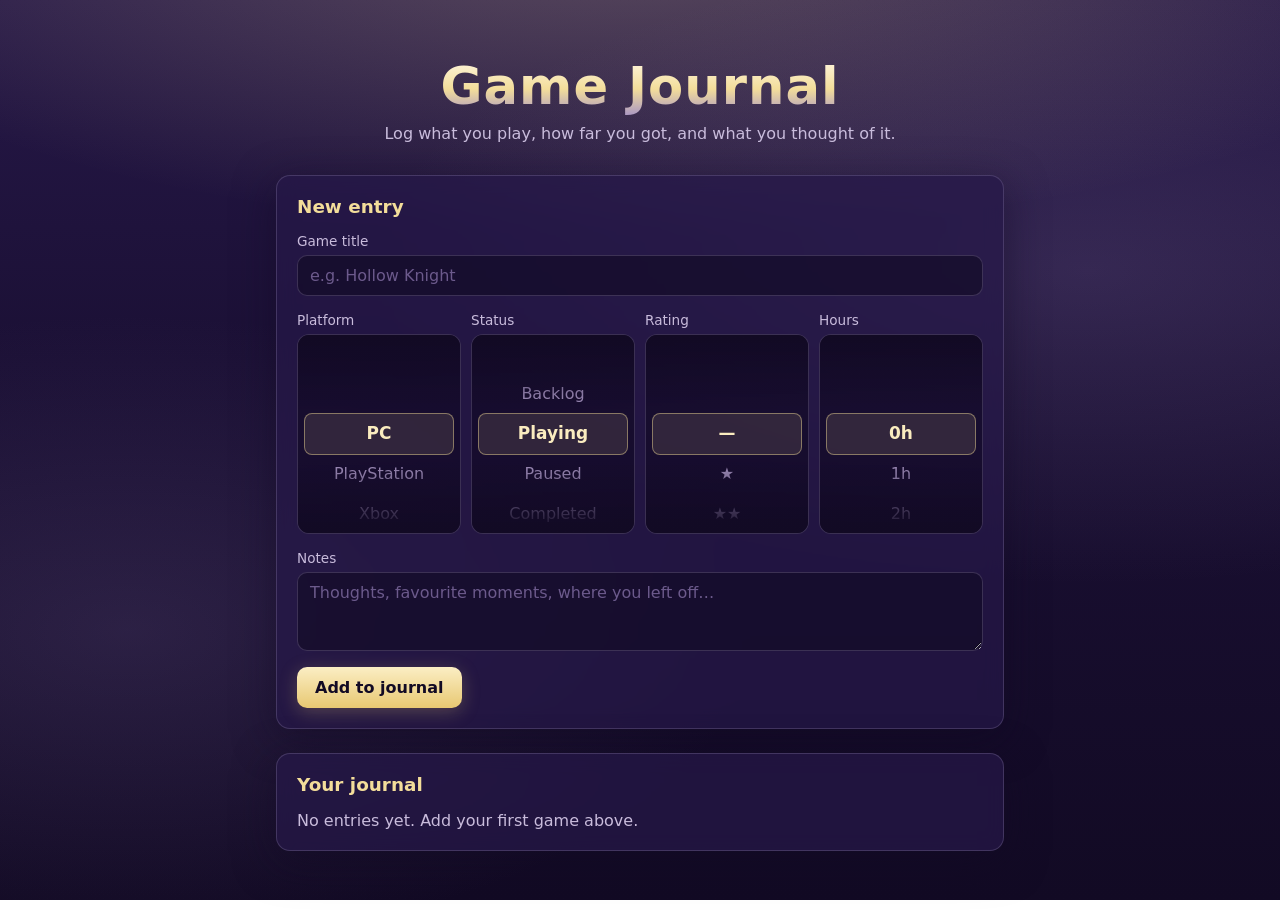
<file: old/index.html>
<!doctype html>
<html lang="en">
<head>
  <meta charset="utf-8">
  <meta name="viewport" content="width=device-width, initial-scale=1">
  <title>Game Journal</title>
  <link rel="stylesheet" href="styles.css">
</head>
<body>
  <header class="sky">
    <h1>Game Journal</h1>
    <p class="tagline">Log what you play, how far you got, and what you thought of it.</p>
  </header>

  <main>
    <section class="card">
      <h2>New entry</h2>
      <form id="entry-form" autocomplete="off">
        <label class="field">
          <span>Game title</span>
          <input id="title" name="title" required maxlength="80" placeholder="e.g. Hollow Knight">
        </label>

        <div class="wheels">
          <div class="wheel-field">
            <span class="wheel-label" id="platform-label">Platform</span>
            <div class="wheel" data-name="platform" aria-labelledby="platform-label"></div>
          </div>
          <div class="wheel-field">
            <span class="wheel-label" id="status-label">Status</span>
            <div class="wheel" data-name="status" aria-labelledby="status-label"></div>
          </div>
          <div class="wheel-field">
            <span class="wheel-label" id="rating-label">Rating</span>
            <div class="wheel" data-name="rating" aria-labelledby="rating-label"></div>
          </div>
          <div class="wheel-field">
            <span class="wheel-label" id="hours-label">Hours</span>
            <div class="wheel" data-name="hours" aria-labelledby="hours-label"></div>
          </div>
        </div>

        <label class="field">
          <span>Notes</span>
          <textarea id="notes" name="notes" rows="3" maxlength="1000" placeholder="Thoughts, favourite moments, where you left off…"></textarea>
        </label>

        <button type="submit" class="btn">Add to journal</button>
      </form>
    </section>

    <section class="card">
      <div class="list-head">
        <h2>Your journal</h2>
        <span id="count" class="count"></span>
      </div>
      <ul id="entries" class="entries"></ul>
      <p id="empty" class="empty">No entries yet. Add your first game above.</p>
    </section>
  </main>

  <script src="wheel.js"></script>
  <script src="app.js"></script>
</body>
</html>
</file>
<file: old/styles.css>
/* Palette: light gold sky reflection · midnight violet · amethyst smoke */
:root {
  /* Light gold sky reflection */
  --gold-50: #fff8e6;
  --gold-100: #fbeec4;
  --gold-200: #f3dd9a;
  --gold-300: #e8c872;

  /* Midnight violet */
  --violet-950: #120a24;
  --violet-900: #1b1035;
  --violet-800: #261848;
  --violet-700: #34225e;

  /* Amethyst smoke */
  --smoke-300: #c9bcdc;
  --smoke-400: #a996c4;
  --smoke-500: #8b76ab;
  --smoke-600: #6c5a8c;

  --bg: var(--violet-950);
  --surface: rgba(38, 24, 72, 0.72);
  --surface-border: rgba(169, 150, 196, 0.25);
  --text: var(--gold-50);
  --text-muted: var(--smoke-300);
  --accent: var(--gold-200);
  --accent-strong: var(--gold-300);

  --wheel-item-h: 40px;
  --wheel-visible: 5;
  --radius: 14px;
}

* { box-sizing: border-box; }

html { scrollbar-color: var(--smoke-500) var(--violet-900); }

body {
  margin: 0;
  min-height: 100vh;
  font-family: system-ui, -apple-system, "Segoe UI", Roboto, sans-serif;
  color: var(--text);
  background:
    radial-gradient(ellipse 120% 60% at 50% -10%, rgba(243, 221, 154, 0.28), transparent 60%),
    radial-gradient(ellipse 80% 50% at 85% 30%, rgba(139, 118, 171, 0.22), transparent 70%),
    radial-gradient(ellipse 70% 50% at 10% 70%, rgba(108, 90, 140, 0.25), transparent 70%),
    linear-gradient(180deg, var(--violet-800) 0%, var(--violet-900) 40%, var(--violet-950) 100%);
  background-attachment: fixed;
}

/* Themed scrollbars (WebKit) */
::-webkit-scrollbar { width: 10px; height: 10px; }
::-webkit-scrollbar-track { background: var(--violet-900); }
::-webkit-scrollbar-thumb {
  background: linear-gradient(var(--smoke-400), var(--smoke-600));
  border-radius: 10px;
  border: 2px solid var(--violet-900);
}

.sky {
  text-align: center;
  padding: 56px 16px 32px;
}
.sky h1 {
  margin: 0;
  font-size: clamp(2rem, 6vw, 3.2rem);
  letter-spacing: 0.02em;
  background: linear-gradient(180deg, var(--gold-50) 0%, var(--gold-200) 55%, var(--smoke-400) 100%);
  -webkit-background-clip: text;
  background-clip: text;
  color: transparent;
}
.tagline { color: var(--text-muted); margin: 8px 0 0; }

main {
  max-width: 760px;
  margin: 0 auto;
  padding: 0 16px 64px;
  display: grid;
  gap: 24px;
}

.card {
  background: var(--surface);
  border: 1px solid var(--surface-border);
  border-radius: var(--radius);
  padding: 20px;
  backdrop-filter: blur(10px);
  box-shadow: 0 10px 40px rgba(18, 10, 36, 0.5);
}
.card h2 { margin: 0 0 16px; font-size: 1.15rem; color: var(--accent); }

.field { display: grid; gap: 6px; margin-bottom: 16px; }
.field span, .wheel-label { font-size: 0.85rem; color: var(--text-muted); }

input, textarea {
  font: inherit;
  color: var(--text);
  background: rgba(18, 10, 36, 0.6);
  border: 1px solid var(--surface-border);
  border-radius: 10px;
  padding: 10px 12px;
}
input::placeholder, textarea::placeholder { color: var(--smoke-600); }
input:focus, textarea:focus, .wheel:focus-visible {
  outline: 2px solid var(--accent);
  outline-offset: 1px;
}
textarea { resize: vertical; }

.btn {
  font: inherit;
  font-weight: 600;
  color: var(--violet-950);
  background: linear-gradient(180deg, var(--gold-100), var(--gold-300));
  border: none;
  border-radius: 10px;
  padding: 11px 18px;
  cursor: pointer;
  box-shadow: 0 4px 18px rgba(232, 200, 114, 0.25);
}
.btn:hover { filter: brightness(1.06); }

/* ---------- Scroll wheel picker ---------- */
.wheels {
  display: grid;
  grid-template-columns: repeat(4, minmax(0, 1fr));
  gap: 10px;
  margin-bottom: 16px;
}
@media (max-width: 560px) {
  .wheels { grid-template-columns: repeat(2, minmax(0, 1fr)); }
}
.wheel-field { display: grid; gap: 6px; }

.wheel {
  position: relative;
  height: calc(var(--wheel-item-h) * var(--wheel-visible));
  border-radius: 12px;
  background: rgba(18, 10, 36, 0.65);
  border: 1px solid var(--surface-border);
  overflow: hidden;
}
/* Gold selection band */
.wheel::before {
  content: "";
  position: absolute;
  left: 6px; right: 6px;
  top: 50%;
  height: var(--wheel-item-h);
  transform: translateY(-50%);
  border-radius: 8px;
  background: rgba(243, 221, 154, 0.12);
  border: 1px solid rgba(243, 221, 154, 0.45);
  pointer-events: none;
  z-index: 1;
}
/* Amethyst smoke fade at top and bottom */
.wheel::after {
  content: "";
  position: absolute;
  inset: 0;
  background: linear-gradient(
    180deg,
    var(--violet-950) 0%,
    rgba(18, 10, 36, 0) 38%,
    rgba(18, 10, 36, 0) 62%,
    var(--violet-950) 100%
  );
  pointer-events: none;
  z-index: 2;
}
.wheel-track {
  height: 100%;
  overflow-y: scroll;
  scroll-snap-type: y mandatory;
  scrollbar-width: none;
  padding: calc(var(--wheel-item-h) * (var(--wheel-visible) - 1) / 2) 0;
  margin: 0;
  list-style: none;
  outline: none;
}
.wheel-track::-webkit-scrollbar { display: none; }
.wheel-item {
  height: var(--wheel-item-h);
  line-height: var(--wheel-item-h);
  text-align: center;
  scroll-snap-align: center;
  color: var(--smoke-400);
  cursor: pointer;
  user-select: none;
  white-space: nowrap;
  overflow: hidden;
  text-overflow: ellipsis;
  padding: 0 8px;
  transition: color 0.15s, transform 0.15s;
}
.wheel-item.is-selected {
  color: var(--gold-100);
  font-weight: 600;
  transform: scale(1.06);
}

/* ---------- Entries ---------- */
.list-head { display: flex; align-items: baseline; justify-content: space-between; }
.count { color: var(--text-muted); font-size: 0.9rem; }

.entries {
  list-style: none;
  margin: 0;
  padding: 0 4px 0 0;
  display: grid;
  gap: 12px;
  max-height: 520px;
  overflow-y: auto;
  scrollbar-width: thin;
}
.entry {
  border: 1px solid var(--surface-border);
  border-left: 3px solid var(--accent-strong);
  border-radius: 10px;
  padding: 12px 14px;
  background: rgba(52, 34, 94, 0.45);
}
.entry-top { display: flex; justify-content: space-between; gap: 12px; align-items: start; }
.entry h3 { margin: 0; font-size: 1.05rem; color: var(--gold-50); overflow-wrap: anywhere; }
.entry-meta { margin: 6px 0 0; display: flex; flex-wrap: wrap; gap: 6px; }
.chip {
  font-size: 0.78rem;
  padding: 2px 9px;
  border-radius: 999px;
  background: rgba(139, 118, 171, 0.25);
  color: var(--smoke-300);
  border: 1px solid rgba(169, 150, 196, 0.3);
}
.chip.gold { background: rgba(243, 221, 154, 0.15); color: var(--gold-200); border-color: rgba(243, 221, 154, 0.35); }
.entry p.notes { margin: 8px 0 0; color: var(--text-muted); white-space: pre-wrap; overflow-wrap: anywhere; }
.delete {
  font: inherit;
  font-size: 0.8rem;
  background: none;
  color: var(--smoke-400);
  border: 1px solid var(--surface-border);
  border-radius: 8px;
  padding: 4px 10px;
  cursor: pointer;
}
.delete:hover { color: var(--gold-100); border-color: var(--accent); }
.empty { color: var(--text-muted); margin: 0; }
.empty[hidden] { display: none; }

@media (prefers-reduced-motion: reduce) {
  .wheel-track { scroll-behavior: auto; }
  .wheel-item { transition: none; }
}
</file>
